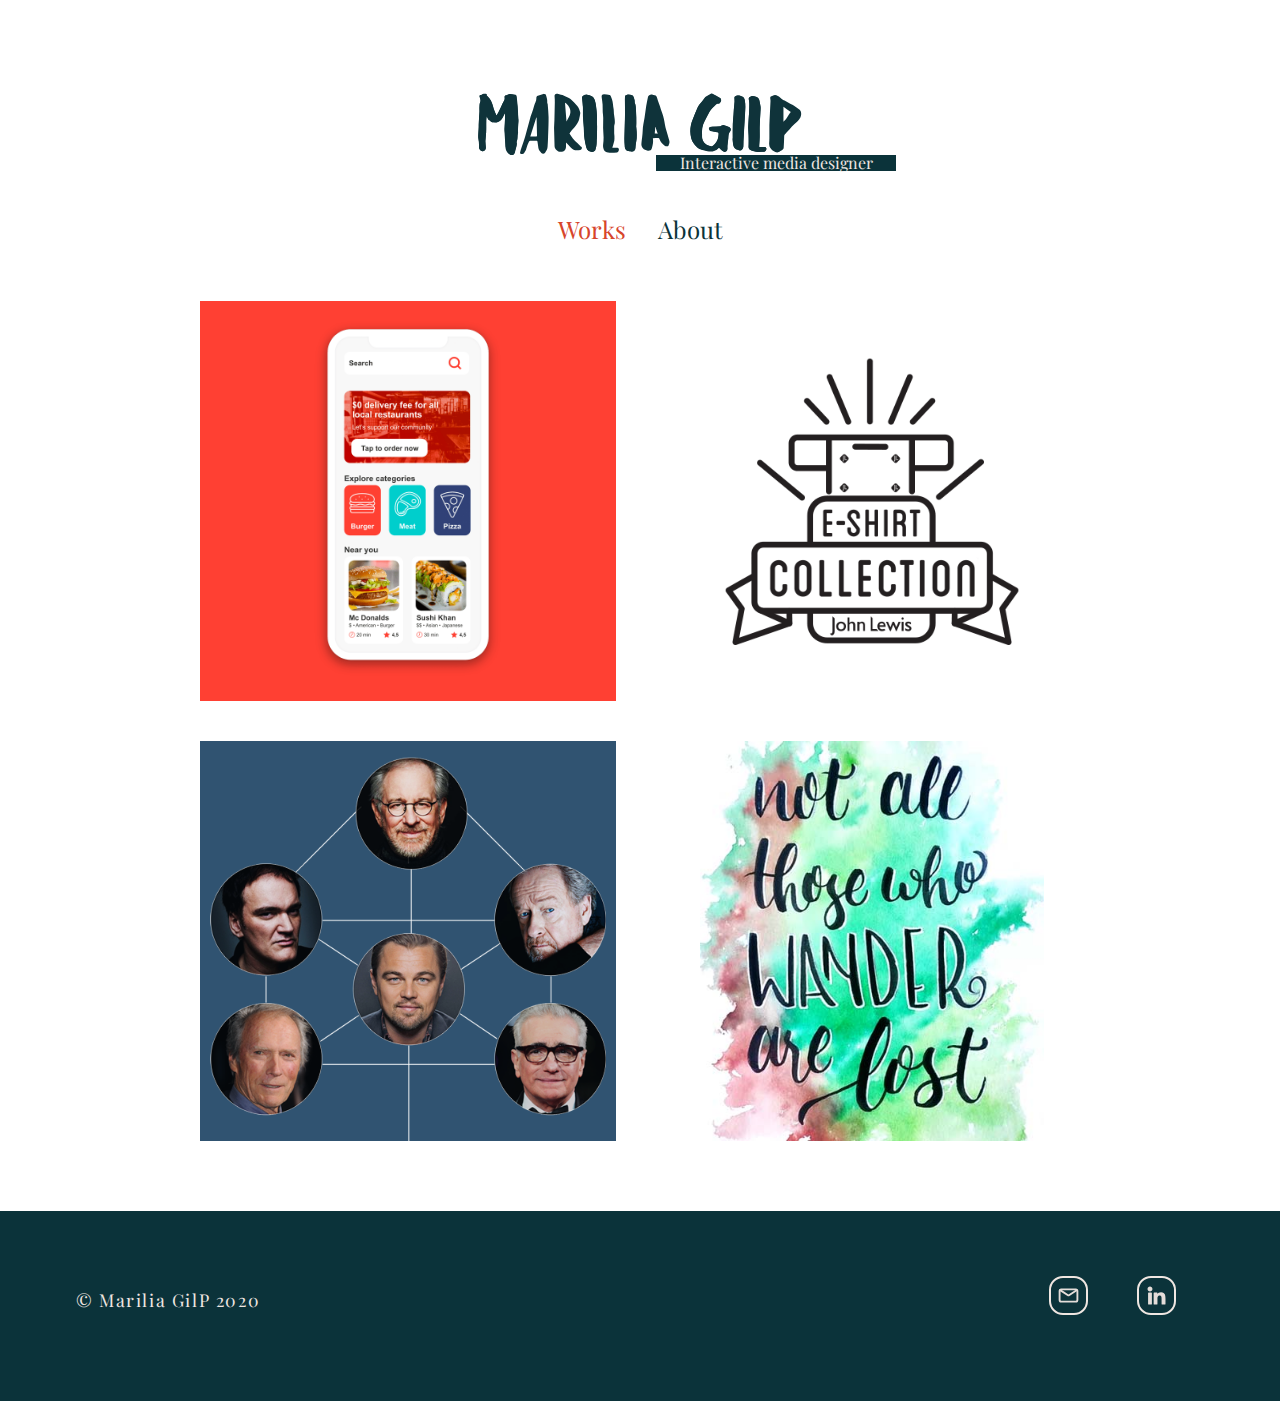
<file: index.html>
<!DOCTYPE html>
<html lang="en">
    <head>

        <meta charset="utf-8">
        <link rel="stylesheet" href="css/reset.css">
        <link rel="stylesheet" href="css/style.css">
        
        <meta name="viewport" content="width=device-width, initial-scale=1.0">

        <title>Marilia GilP - Interactive Media Designer</title>

    </head>

    <body>
        <div class="wrapper">

            <header>
                <div class="top">

                    <a href="index.html"><img class="logo" src="images/Logo_mgp_green.svg" alt="Marilia GilP"></a>
                   
                    <div class="subtitle">Interactive media designer</div>

                </div>

                

                <!-- Start menu area -->

                <div class="topnav" id="myTopnav">
                    <nav>
                        <a href="index.html" class="active">Works</a>
                        <a href="about.html">About</a>
                        <a href="javascript:void(0);" class="icon" onclick="myFunction()">
                            <img src="images/ico_hamburger-menu.svg" class="toggle" alt="Toggle menu"></a>
                    </nav>
                </div> 

            </header>

            <main>

                <!-- Start Content Area -->
                <div class="content">
                    
                    <!-- <div class="images"> -->
                        
                    <div class="images case cb-eats">
                        <a href="works-cbeats.html">
                            <picture>
                                <img src="images/cases/cb-eats/cb-eats-iphone_mockup.png" class="cbe" alt="CB-Eats app study">
                            </picture>

                            <div class="overlay">
                                <div class="text-name">CB Eats app</div>
                            </div>
                        </a>
                    </div>

                    <div class="images case jl">
                        <a href="works-jl-tshirt.html">
                            <picture>
                                <img src="images/cases/jl/eshirtcollection-thumb.png" class="jl-man" alt="John Lewis man">
                            </picture>

                            <div class="overlay">
                                <div class="text-name">John Lewis e-shirt collection</div>
                            </div>
                        </a> 
                    </div>
                        
                    <div class="images case linkedin">
                        <a href="works-linkedin.html">
                            <picture>
                                <img src="images/cases/linkedin/linkedin_ing.png" class="lkdin" alt="Linkedin Case">
                            </picture>

                            <div class="overlay">
                                <div class="text-name">Linkedin<br>Job Seeker</div> 
                            </div>
                        </a>
                    </div>

                    <div class="images case jl">
                        <a href="works-calligraphy.html">
                            <picture>
                                <img src="images/cases/calligraphy/calligraphy_h500.jpg" class="jl-man" alt="Calligraphy works">
                            </picture>

                            <div class="overlay">
                                <div class="text-name">Calligraphy</div>
                            </div>
                        </a>
                    </div>

                </div>
                <!-- End Content Area-->
            </main>

            <footer>

                <!-- Start decoration footer area -->
                
                <div class="footer-area">

                    <div class="social-icons">
                        <a href="mailto:mariliagilp@gmail.com" target=”_blank”><img src="images/ico_email.svg" alt="Email" class="social-svg"></a>
                        <a href="https://www.linkedin.com/in/mariliagilp/" target=”_blank”><img src="images/ico_linkedin.svg" alt="Linkedin" class="social-svg"></a>
                        <!-- <a href="https://www.instagram.com/mariliagilp/" target=”_blank”><img src="images/ico_instagram.svg" alt="Instagram" class="social-svg"></a> -->
                    </div>

                    <div class="copyright">&copy; </div>

                </div>

                
                <!-- End decoration footer area-->
            </footer>

        </div>
        <script>
            function myFunction() {
              var x = document.getElementById("myTopnav");
              if (x.className === "topnav") {
                x.className += " responsive";
              } else {
                x.className = "topnav";
              }
            }
        </script>
    </body>
</html>
</file>
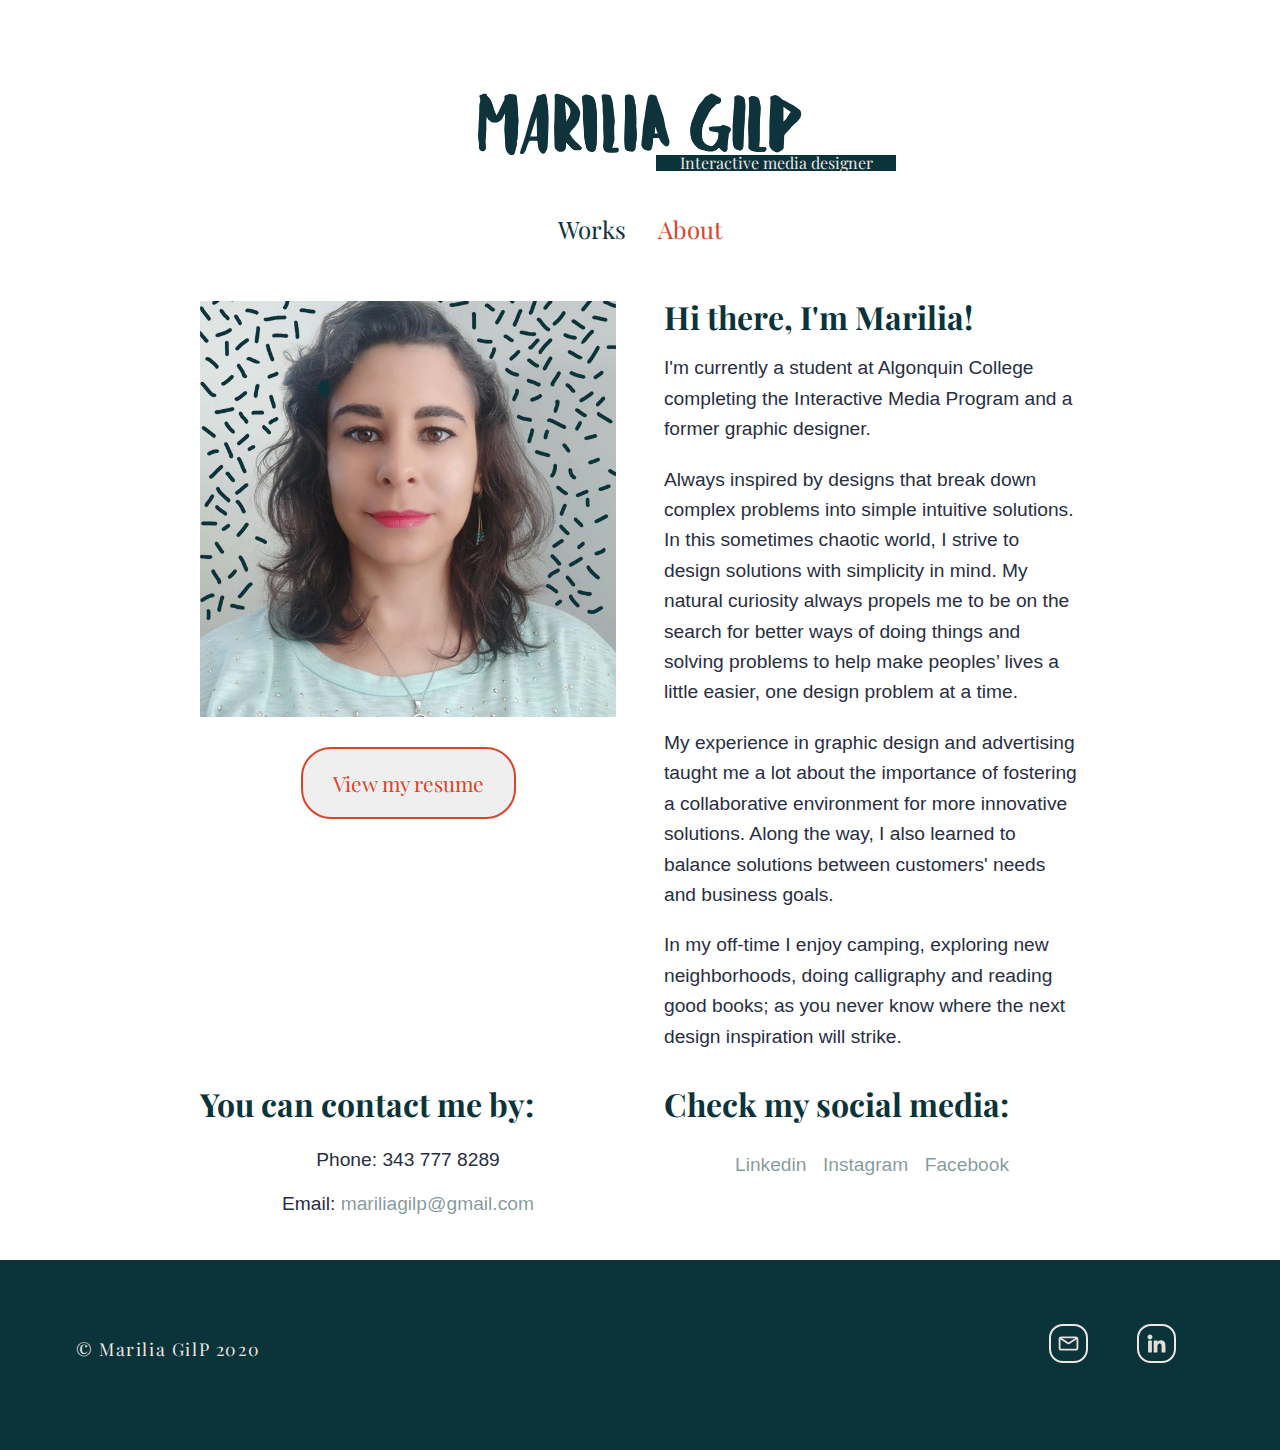
<file: about.html>
<!DOCTYPE html>
<html lang="en">
    <head>

        <meta charset="utf-8">
        <link rel="stylesheet" href="css/reset.css">
        <link rel="stylesheet" href="css/style.css">
        
        <meta name="viewport" content="width=device-width, initial-scale=1.0">

        <title>Marilia GilP - Interactive Media Designer</title>

    </head>

    <body>
        <div class="wrapper">

            <header>
                <div class="top">
                    <a href="index.html"><img class="logo" src="images/Logo_mgp_green.svg" alt="Marilia GilP"></a>  
                    <div class="subtitle">Interactive media designer</div>
                </div>

                <!-- Start menu area -->
                <div class="topnav" id="myTopnav">
                    <nav>
                        <a href="index.html">Works</a>
                        <a href="about.html" class="active">About</a>
                        <a href="javascript:void(0);" class="icon" onclick="myFunction()">
                            <img src="images/ico_hamburger-menu.svg" class="toggle" alt="Toggle menu"></a>
                    </nav>
                </div>

            </header>

            <main>

                <div class="content">
                    
                    <div class="images">
                        <img src="images/photo/photo_me.jpg" class="images" alt="I'm Marilia">
                        <button onclick="window.location.href = 'resume_mariliagilp.pdf';">View my resume</button>
                    </div>

                    <div>
                        <h2>Hi there, I'm Marilia!</h2>
                        <p>I'm currently a student at Algonquin College completing the Interactive Media Program and a former graphic designer.</p>
                        
                        <p>Always inspired by designs that break down complex problems into simple intuitive solutions. In this sometimes chaotic world, I strive to design solutions with simplicity in mind. My natural curiosity always propels me to be on the search for better ways of doing things and solving problems to help make peoples’ lives a little easier, one design problem at a time.</p>
                                
                        <p>My experience in graphic design and advertising taught me a lot about the importance of fostering a collaborative environment for more innovative solutions. Along the way, I also learned to balance solutions between customers' needs and business goals.</p> 
                                
                        <p>In my off-time I enjoy camping, exploring new neighborhoods, doing calligraphy and reading good books; as you never know where the next design inspiration will strike.
                        </p>
                        <br>
                    </div>

                    <div>
                        <h3>You can contact me by:</h3>
                        <ul>
                            <li>Phone: 343 777 8289</a></li>
                            <li>Email: <a href="mailto:mariliagilp@google.com?Subject=Portfolio%2contact" target="_blank">mariliagilp@gmail.com</a></li>
                        </ul>
                    </div>
                    <div>
                        <h3>Check my social media:</h3>
                        <ul>
                            <li><a href="https://www.linkedin.com/in/mariliagilp/" target="_blank">Linkedin</a></li>
                            <!-- <li><a href="https://www.behance.net/MariliaGilP" target="_blank">Behance</a></li> -->
                            <li><a href="http://www.instagram.com/mariliagilp" target="_blank">Instagram</a></li>
                            <li><a href="http://www.facebook.com/mariliagilp" target="_blank">Facebook</a></li>
                        </ul>
                    </div>
                    
                </div>
            </main>

            <footer>

                <!-- Start decoration footer area -->
                <div class="footer-area">
                    
                    <div class="social-icons">
                        <a href="mailto:mariliagilp@gmail.com" target=”_blank”><img src="images/ico_email.svg" alt="Email" class="social-svg"></a>
                        <a href="https://www.linkedin.com/in/mariliagilp/" target=”_blank”><img src="images/ico_linkedin.svg" alt="Linkedin" class="social-svg"></a>
                        <!-- <a href="https://www.instagram.com/mariliagilp/" target=”_blank”><img src="images/ico_instagram.svg" alt="Instagram" class="social-svg"></a> -->
                    </div>

                    <div class="copyright">&copy; </div>
                </div> 
                <!-- End decoration footer area-->

            </footer>

        </div>
        <script>
            function myFunction() {
              var x = document.getElementById("myTopnav");
              if (x.className === "topnav") {
                x.className += " responsive";
              } else {
                x.className = "topnav";
              }
            }
        </script>
</body>
</html>
</file>
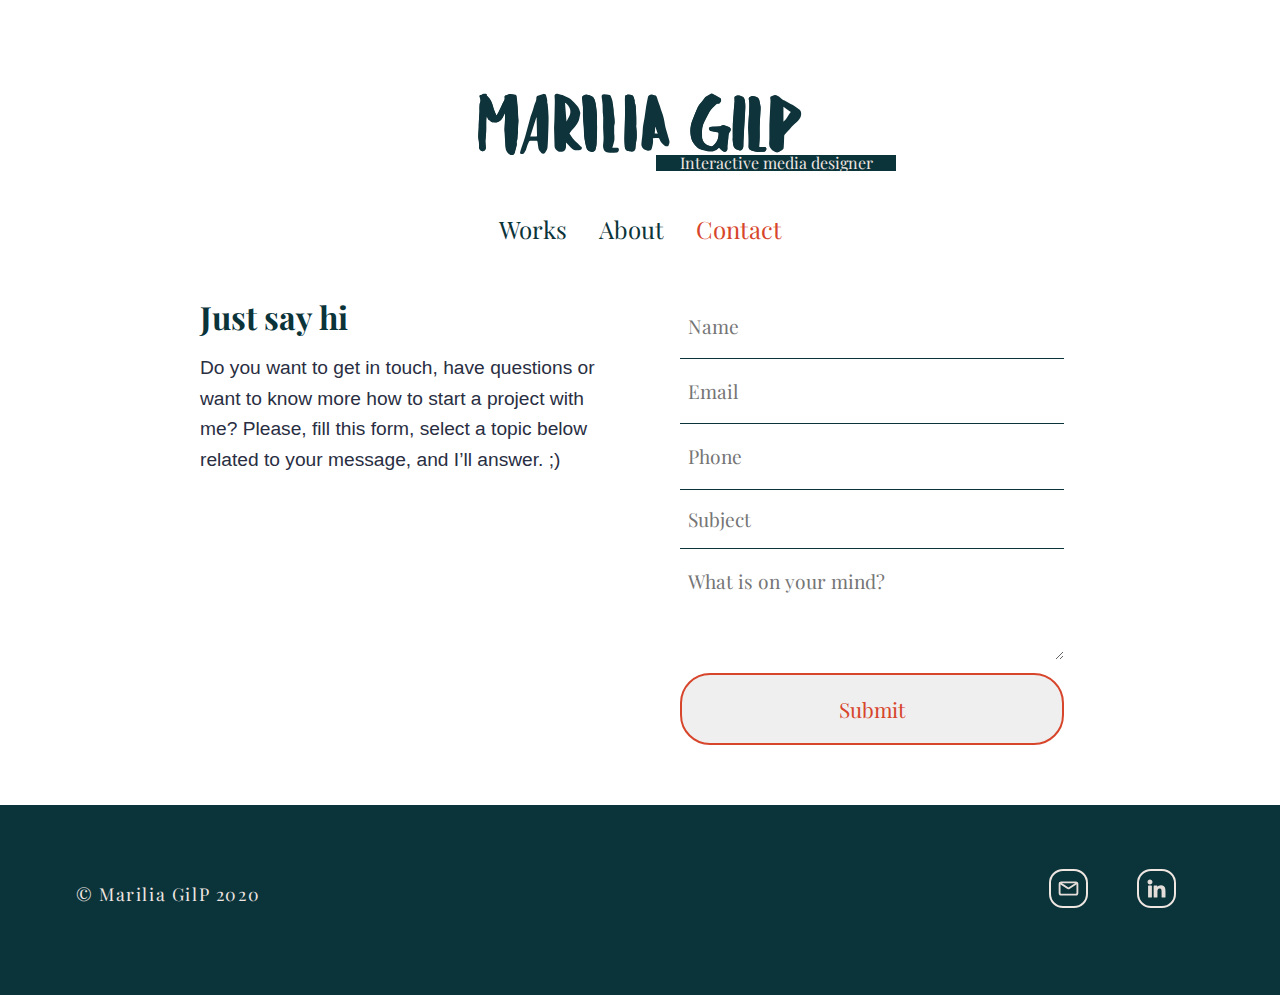
<file: contact.html>
<!DOCTYPE html>
<html lang="en">
    <head>

        <meta charset="utf-8">
        <link rel="stylesheet" href="css/reset.css">
        <link rel="stylesheet" href="css/style.css">
        
        <meta name="viewport" content="width=device-width, initial-scale=1.0">

        <title>Marilia GilP - Interactive Media Designer</title>

    </head>

    <body>
        <div class="wrapper">

            <header>
                <div class="top">
                    <a href="index.html"><img class="logo" src="images/Logo_mgp_green.svg" alt="Marilia GilP"></a>  
                    <div class="subtitle">Interactive media designer</div>
                </div>

                <!-- Start menu area -->
                <div class="topnav" id="myTopnav">
                    <nav>
                        <a href="index.html">Works</a>
                        <a href="about.html">About</a>
                        <a href="contact.html" class="active">Contact</a>
                        <a href="javascript:void(0);" class="icon" onclick="myFunction()">
                            <img src="images/ico_hamburger-menu.svg" class="toggle" alt="Toggle menu"></a>
                    </nav>
                </div>

            </header>

            <main>

                <div class="content">

                    <div>
                        <h2>Just say hi</h2>
                        <p>Do you want to get in touch, have questions or want to know more how to start a project with me? Please, fill this form, select a topic below related to your message, and I’ll answer. ;)</p>
                    </div>

                
                    <div>
                        <form action="mailto:mariliagilp@gmail.com" method="post" enctype="text/plain">
                            
                            <fieldset>
                                <input type="text" name="name" id="name" placeholder="Name">
                            </fieldset>

                            <hr>

                            <fieldset>
                                <input type="text" name="email" id="email" placeholder="Email">
                            </fieldset>

                            <hr>

                            <fieldset>
                                <input type="text" name="phone" id="phone" placeholder="Phone">
                            </fieldset>

                            <hr>

                            <input list="subject" name="subject" placeholder="Subject">
                                <datalist id="subject">
                                    <option value="Calligraphy"></option>
                                    <option value="Graphic Design"></option>
                                    <option value="UX/UI"></option>
                                    <option value="Web Design"></option>
                                    <option value="Hiring oportunity"></option>
                                </datalist>
                            
                            <hr>
                                
                            <fieldset> 
                                <textarea name="message" id="message" placeholder="What is on your mind?"></textarea>
                            </fieldset>
                            
                            <button type="submit" onclick="alert('Thank you for your message.')" value="Submit">Submit</button>
                        </form>
                    </div>

                </div>
                <!-- End Content Area -->
                
            </main>

            <footer>

                <!-- Start decoration footer area -->
                <div class="footer-area">

                    <div class="social-icons">
                        <a href="mailto:mariliagilp@gmail.com" target=”_blank”><img src="images/ico_email.svg" alt="Email" class="social-svg"></a>
                        <a href="https://www.linkedin.com/in/mariliagilp/" target=”_blank”><img src="images/ico_linkedin.svg" alt="Linkedin" class="social-svg"></a>
                        <!-- <a href="https://www.instagram.com/mariliagilp/" target=”_blank”><img src="images/ico_instagram.svg" alt="Instagram" class="social-svg"></a> -->
                    </div>

                    <div class="copyright">&copy; </div>
                </div> 
                <!-- End decoration footer area-->

            </footer>

        </div>
        <script>
            function myFunction() {
              var x = document.getElementById("myTopnav");
              if (x.className === "topnav") {
                x.className += " responsive";
              } else {
                x.className = "topnav";
              }
            }
        </script>
</body>
</html>
</file>
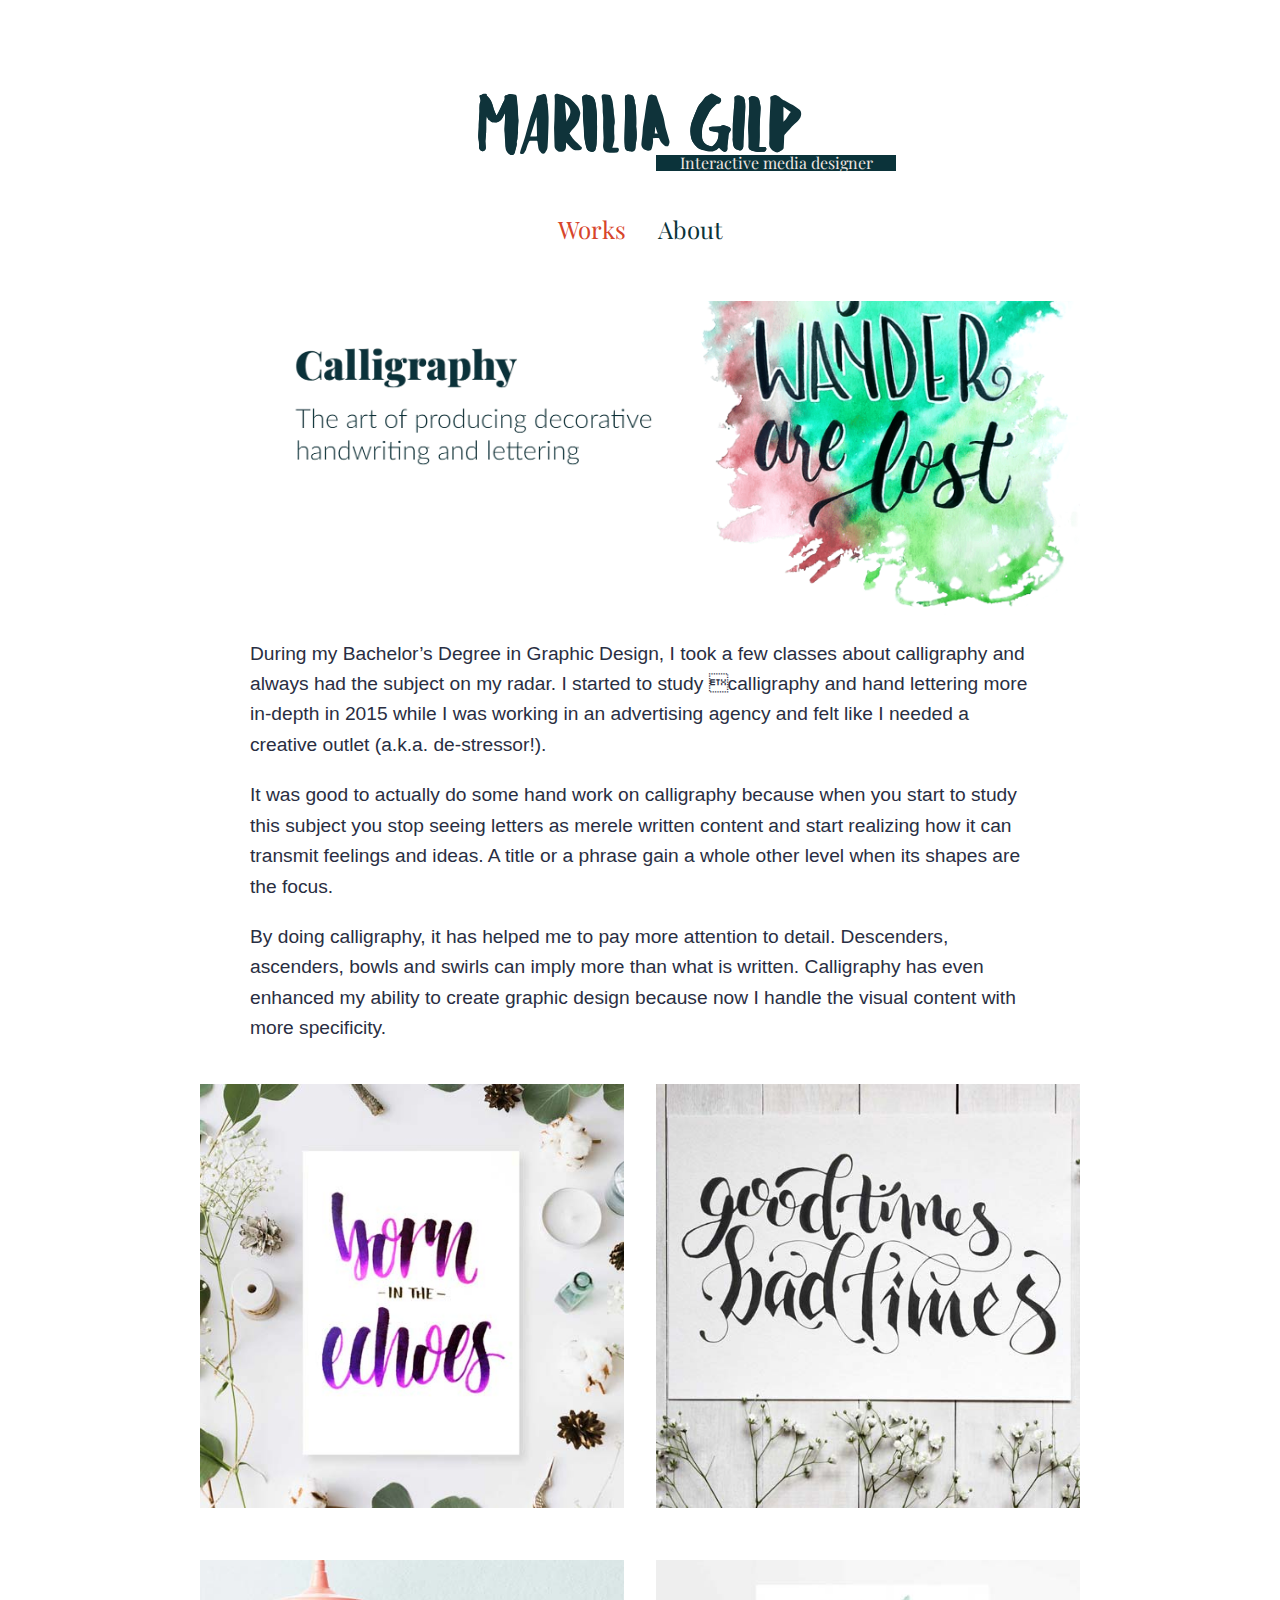
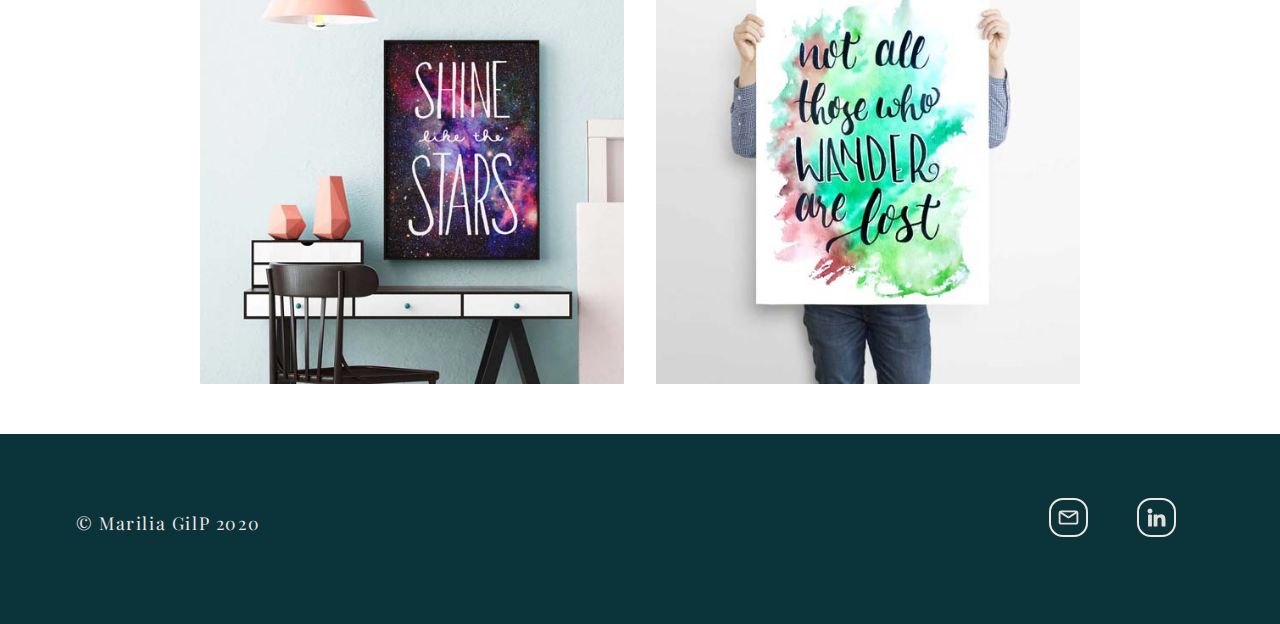
<file: works-calligraphy.html>
<!DOCTYPE html>
<html lang="en">
    <head>

        <meta charset="utf-8">
        <link rel="stylesheet" href="css/reset.css">
        <link rel="stylesheet" href="css/style.css">
        
        <meta name="viewport" content="width=device-width, initial-scale=1.0">

        <title>Marilia GilP - Interactive Media Designer</title>

    </head>

    <body>
        <div class="wrapper">

            <header>
                <div class="top">
                    <a href="index.html"><img class="logo" src="images/Logo_mgp_green.svg" alt="Marilia GilP"></a>  
                    <div class="subtitle">Interactive media designer</div>
                </div>

                <!-- Start menu area -->
                <div class="topnav" id="myTopnav">
                    <nav>
                        <a href="index.html" class="active">Works</a>
                        <a href="about.html">About</a>
                        <a href="javascript:void(0);" class="icon" onclick="myFunction()">
                            <img src="images/ico_hamburger-menu.svg" alt="Toggle menu" class="toggle"></a>
                    </nav>
                </div>

            </header>

            <main>

                <div class="workabout">
                    <img src="images/cases/calligraphy/header-calligraphy.png" alt="Calligraphy" class="images banner">
                </div>

                
                <div class="worktext">
                    <p>During my Bachelor’s Degree in Graphic Design, I took a few classes about calligraphy and always had the subject on my radar. I started to study calligraphy and hand lettering more in-depth in 2015 while I was working in an advertising agency and felt like I needed a creative outlet (a.k.a. de-stressor!).

                    <p>It was good to actually do some hand work on calligraphy because when you start to study this subject you stop seeing letters as merele written content and start realizing how it can transmit feelings and ideas. A title or a phrase gain a whole other level when its shapes are the focus.</p>

                    <p>By doing calligraphy, it has helped me to pay more attention to detail. Descenders, ascenders, bowls and swirls can imply more than what is written. Calligraphy has even enhanced my ability to create graphic design because now I handle the visual content with more specificity.</p>
                </div>

                <div class="workabout">
                    
                    <div class="photo-grid">
                        
                        <a href="#img1"><img src="images/cases/calligraphy/born-echoes-500.jpg" class="images" alt="Born in echoes"></a>

                        <a href="#_" class="lightbox" id="img1"><img src="images/cases/calligraphy/born-echoes-1500.jpg" alt="Born in echoes"></a>
                        

                        <a href="#img2"><img src="images/cases/calligraphy/goodtimes-badtimes_500.jpg" class="images" alt="Good times, bad times"></a>

                        <a href="#_" class="lightbox" id="img2"><img src="images/cases/calligraphy/goodtimes-badtimes_1500.jpg" alt="Good times, bad times"></a>
                        

                        <a href="#img3"><img src="images/cases/calligraphy/shine_stars_500.jpg" class="images" alt="Shine like the Stars"></a>

                        <a href="#_" class="lightbox" id="img3"><img src="images/cases/calligraphy/shine_stars_1500.jpg" alt="Shine like the stars"></a>
                        

                        <a href="#img4"><img src="images/cases/calligraphy/wander_500.jpg" class="images" alt="Wander quote"></a>

                        <a href="#_" class="lightbox" id="img4"><img src="images/cases/calligraphy/wander_1500.jpg" alt="Wander quote"></a>
                    </div>

                    <!-- <div class="worktext">
                        <h2>Check more works:</h2>
                        <ul>
                            <li><a href="index.html">All</a></li>
                            <li><a href="works-cbeats.html">CB Eats app</a></li>
                            <li><a href="works-jl-tshirt.html">John Lewis T-shirt</a></li>
                            <li><a href="works-linkedin.html">Linkedin Job Seeker</a></li>
                            <li><a href="works-calligraphy.html" class="active">Calligraphy</a></li>
                        </ul>
                    </div> -->
            
                </div>
            </main>

            <footer>

                <!-- Start decoration footer area -->
                <div class="footer-area">
                    
                    <div class="social-icons">
                        <a href="mailto:mariliagilp@gmail.com" target=”_blank”><img src="images/ico_email.svg" alt="Email" class="social-svg"></a>
                        <a href="https://www.linkedin.com/in/mariliagilp/" target=”_blank”><img src="images/ico_linkedin.svg" alt="Linkedin" class="social-svg"></a>
                        <!-- <a href="https://www.instagram.com/mariliagilp/" target=”_blank”><img src="images/ico_instagram.svg" alt="Instagram" class="social-svg"></a> -->
                    </div>

                    <div class="copyright">&copy; </div>
                </div> 
                <!-- End decoration footer area-->

            </footer>

        </div>
        <script>
            // Java Script for Menu 
            function myFunction() {
              var x = document.getElementById("myTopnav");
              if (x.className === "topnav") {
                x.className += " responsive";
              } else {
                x.className = "topnav";
              }
            }

        </script>
</body>
</html>
</file>
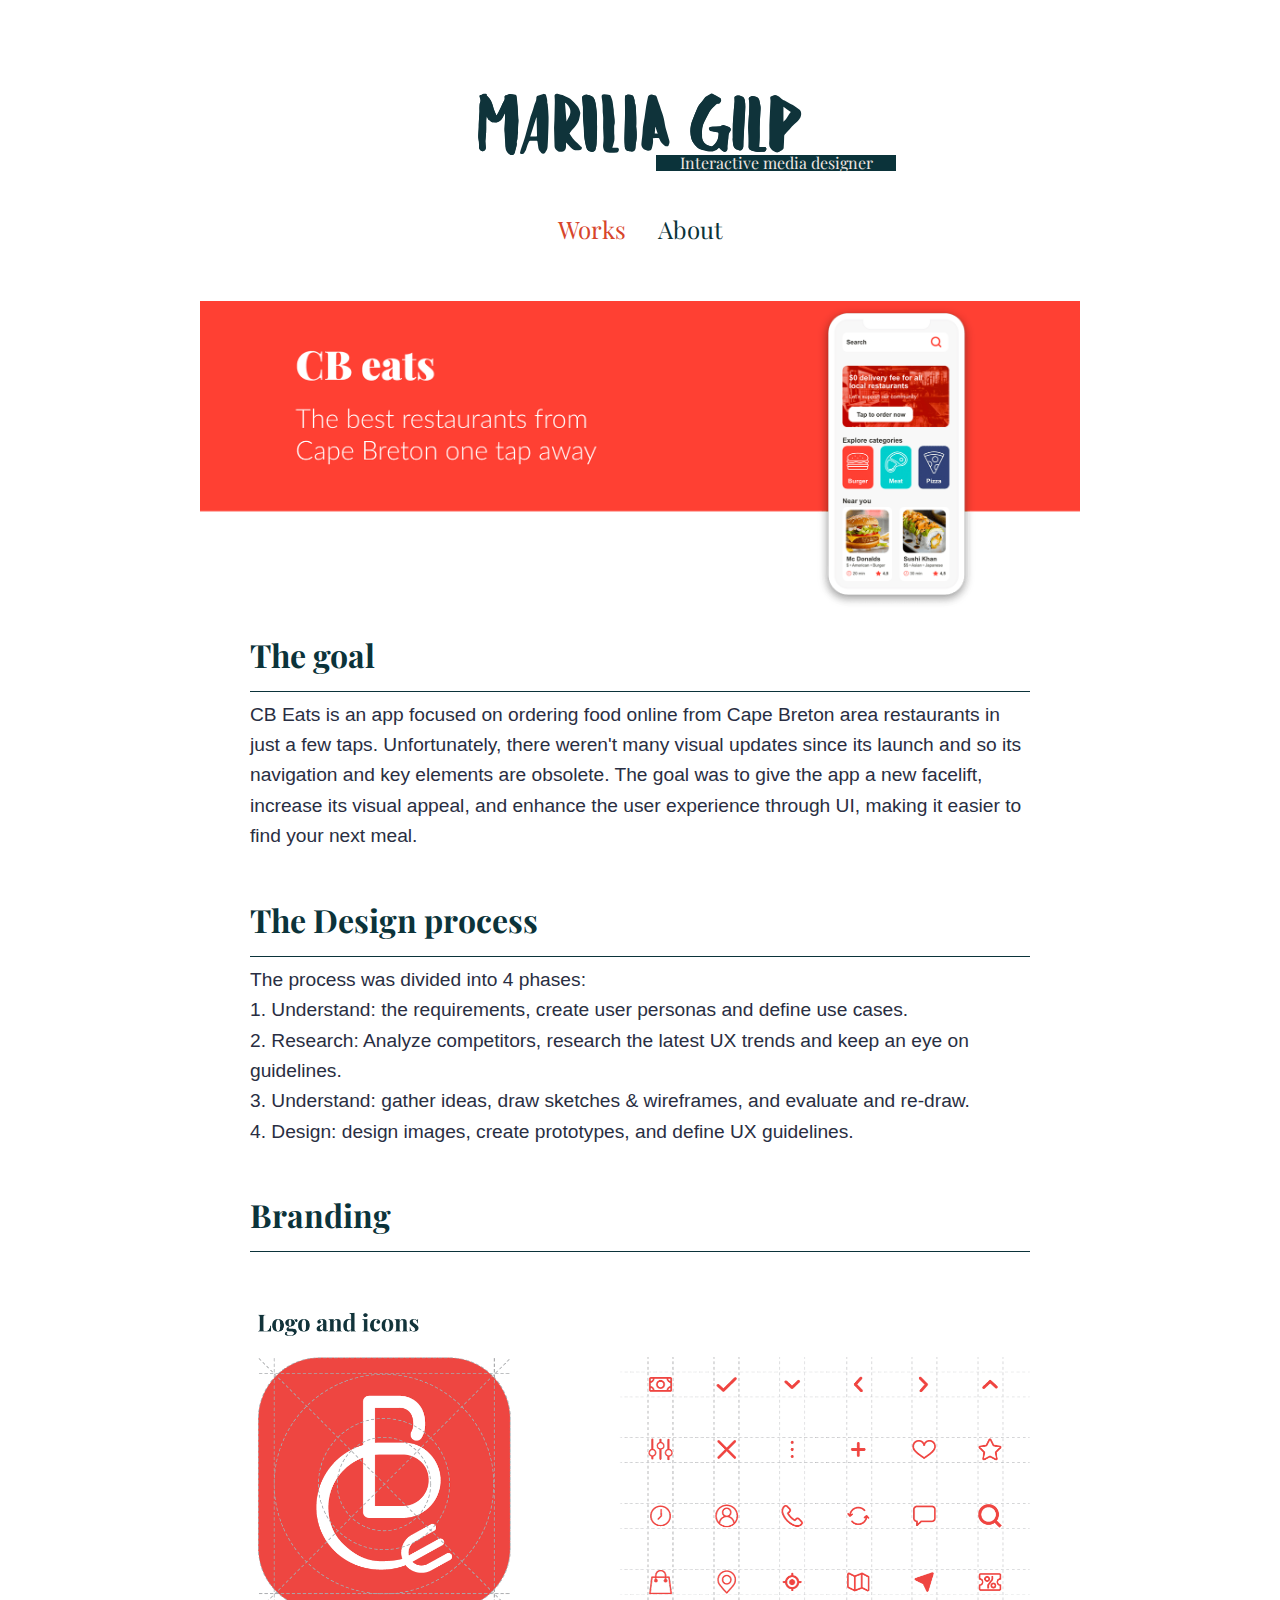
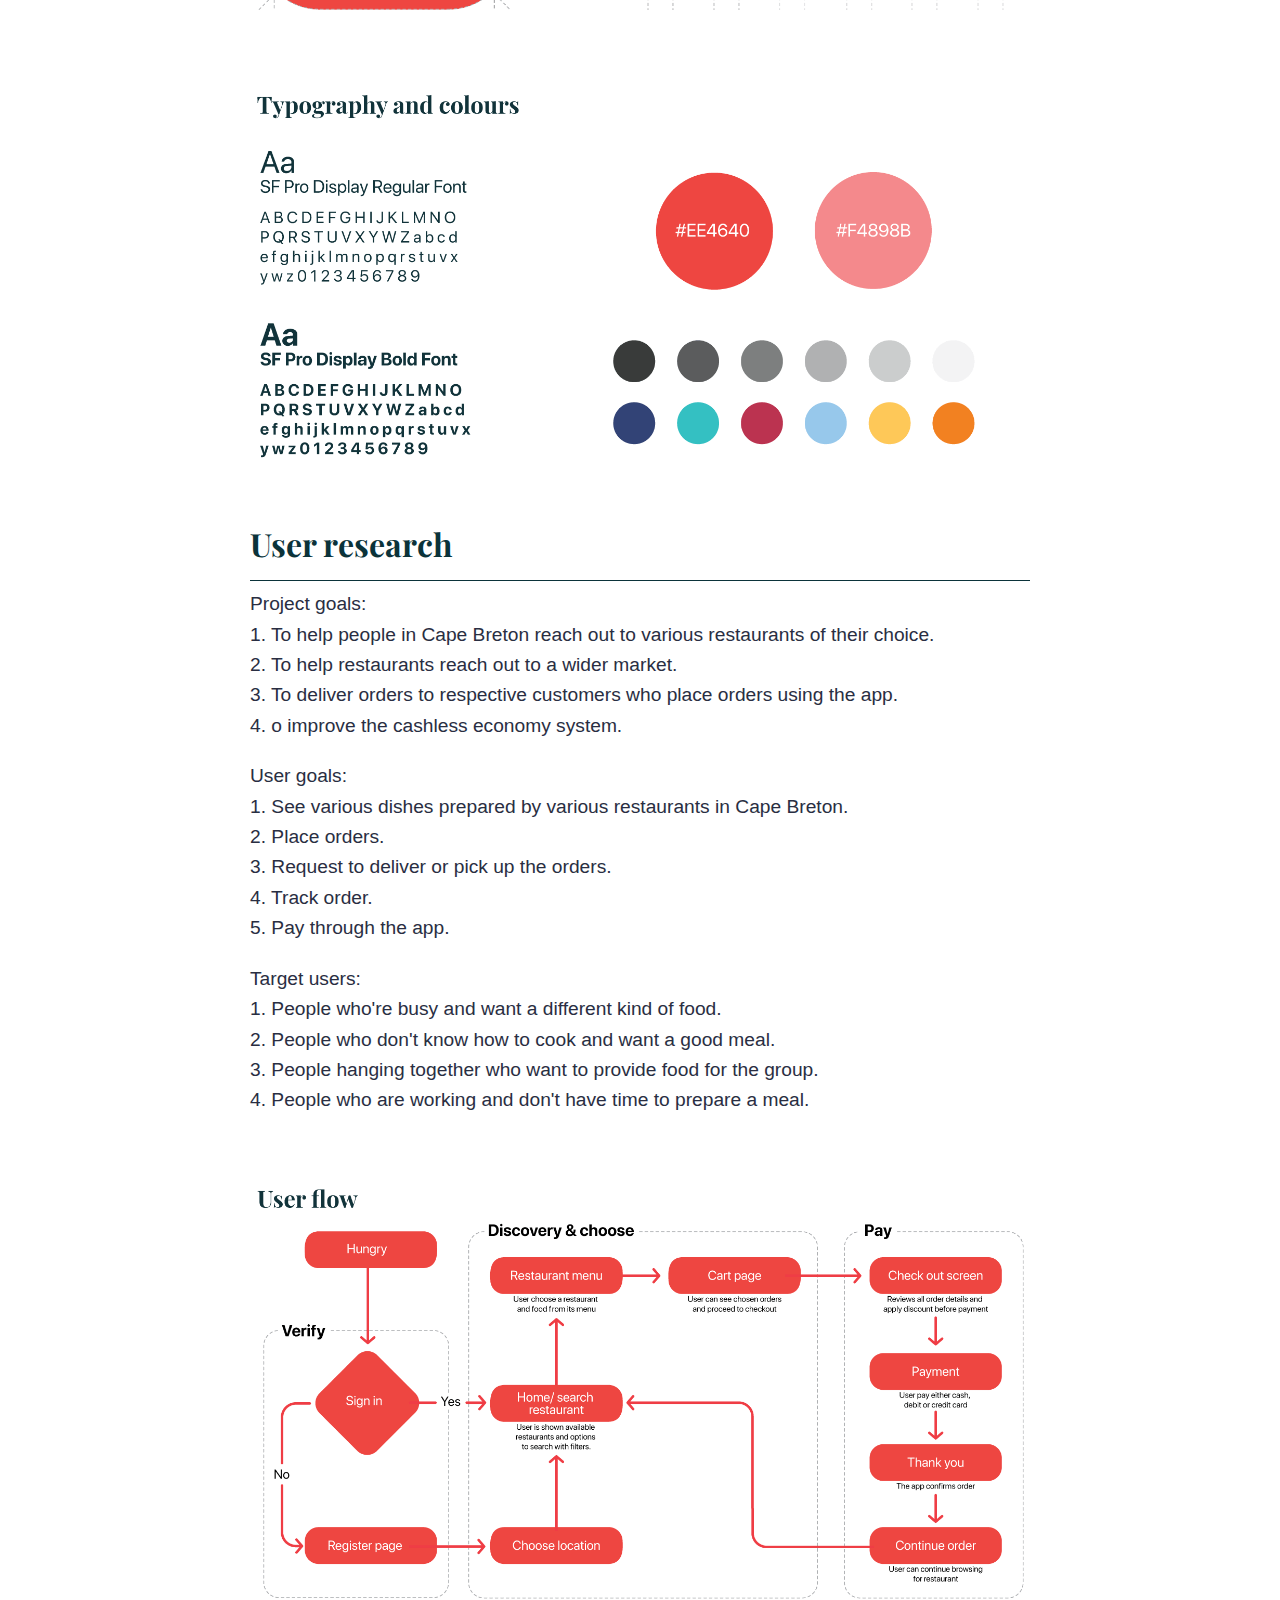
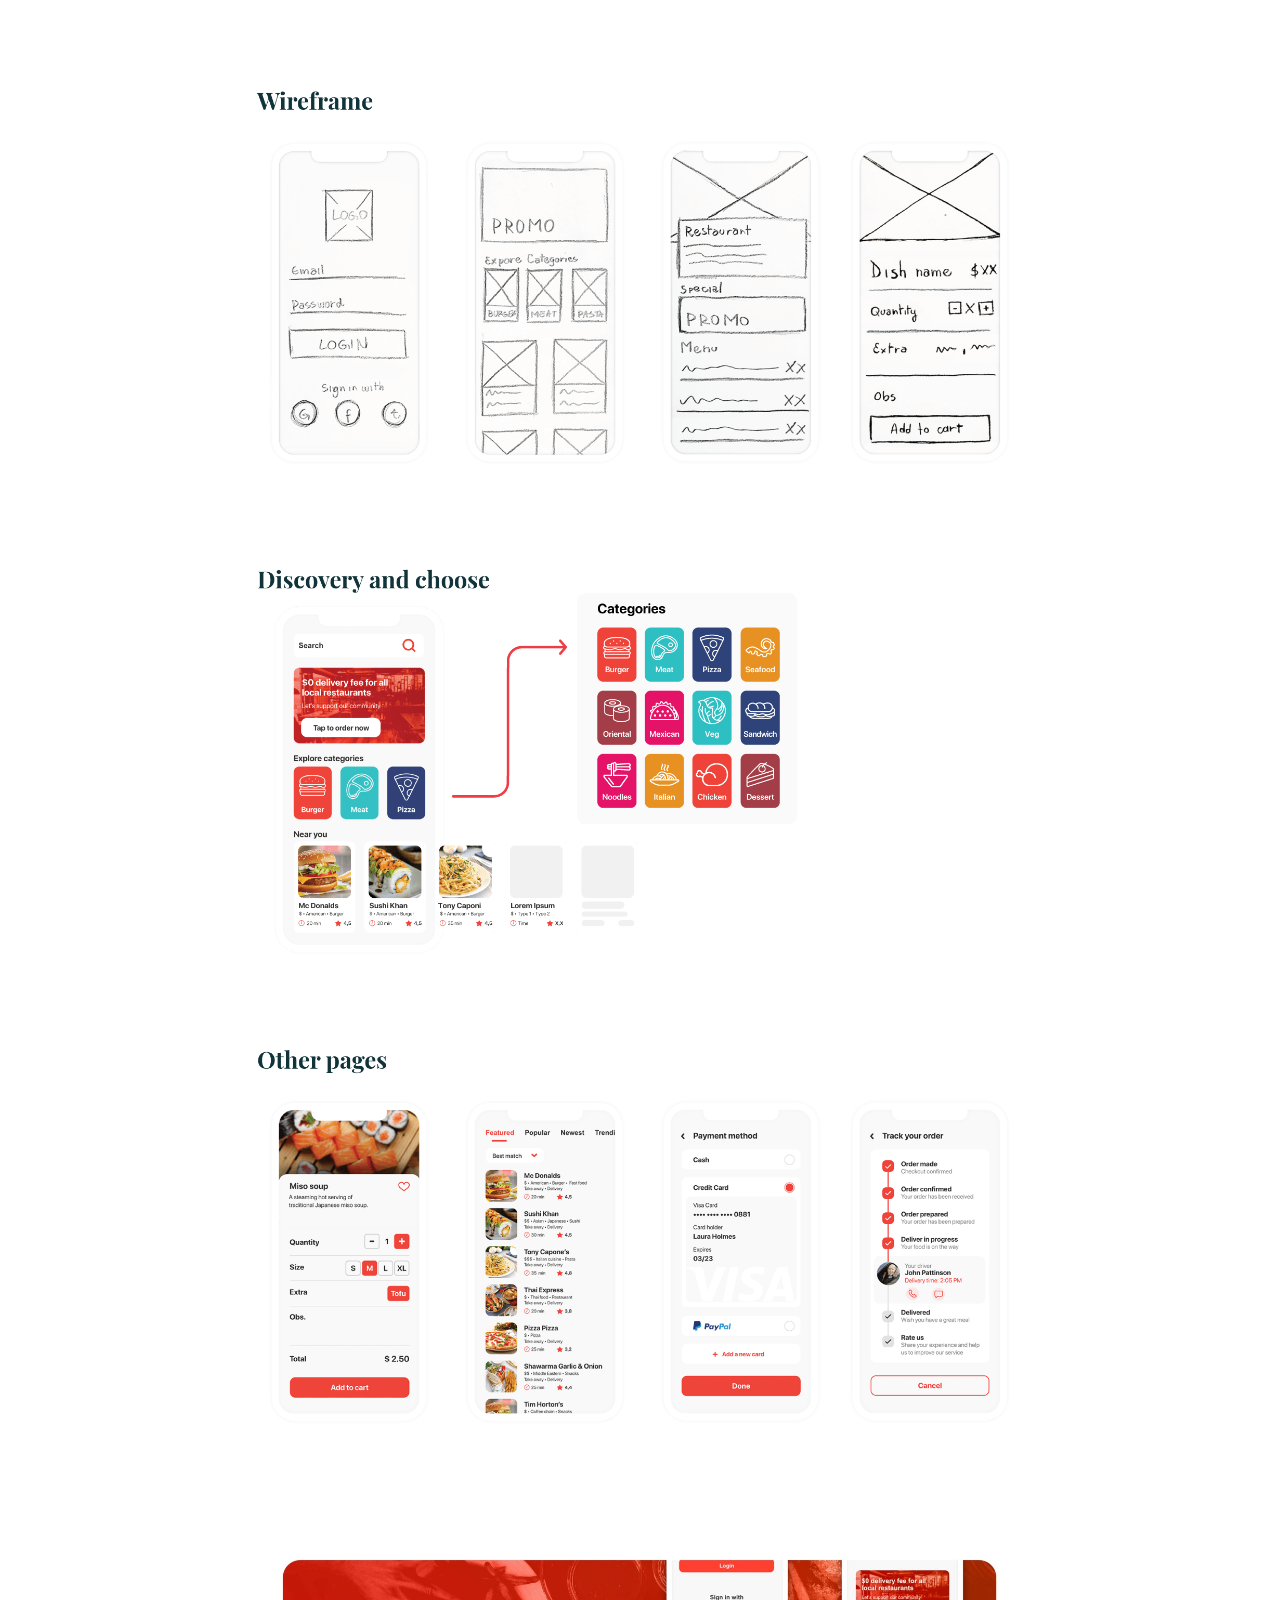
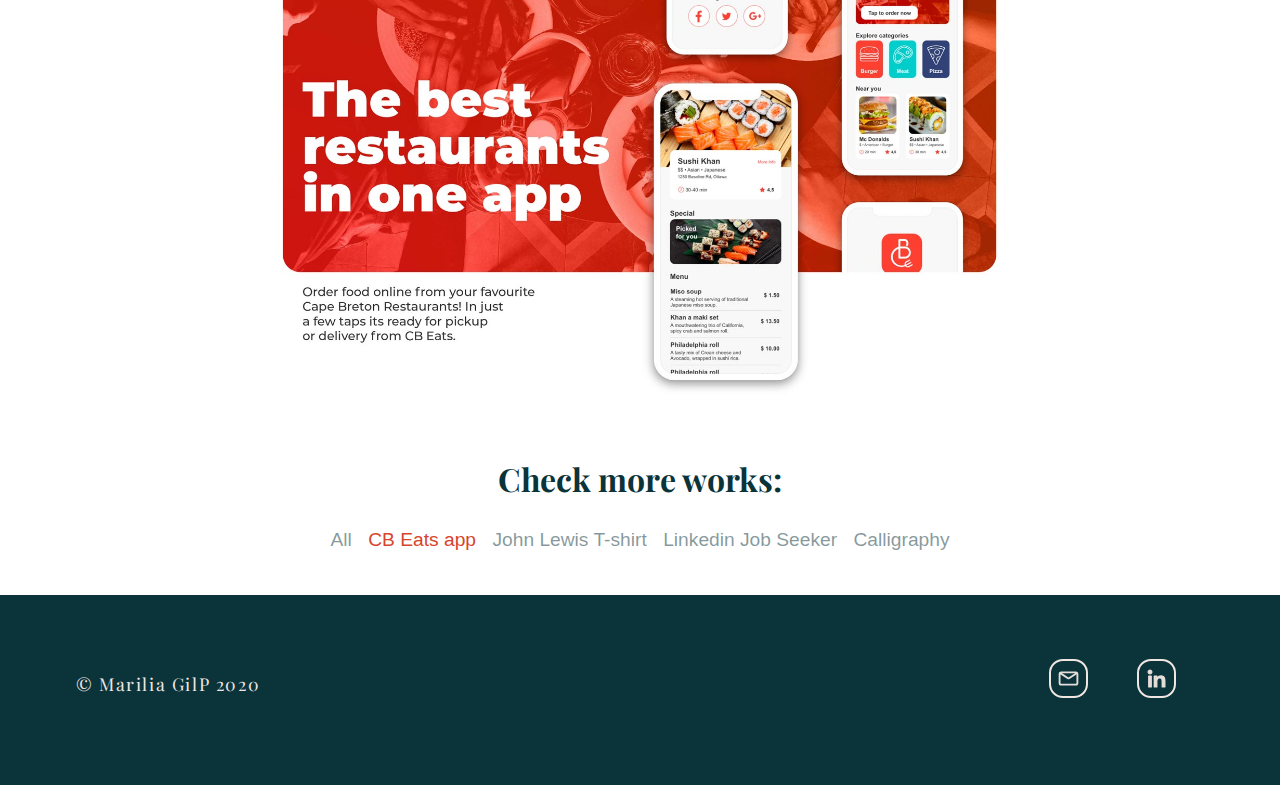
<file: works-cbeats.html>
<!DOCTYPE html>
<html lang="en">
    <head>

        <meta charset="utf-8">
        <link rel="stylesheet" href="css/reset.css">
        <link rel="stylesheet" href="css/style.css">
        
        <meta name="viewport" content="width=device-width, initial-scale=1.0">

        <title>Marilia GilP - Interactive Media Designer</title>

    </head>

    <body>
        <div class="wrapper">

            <header>
                <div class="top">
                    <a href="index.html"><img class="logo" src="images/Logo_mgp_green.svg" alt="Marilia GilP"></a>  
                    <div class="subtitle">Interactive media designer</div>
                </div>

                <!-- Start menu area -->
                <div class="topnav" id="myTopnav">
                    <nav>
                        <a href="index.html" class="active">Works</a>
                        <a href="about.html">About</a>
                        <a href="javascript:void(0);" class="icon" onclick="myFunction()">
                            <img src="images/ico_hamburger-menu.svg" alt="Toggle menu" class="toggle"></a>
                    </nav>
                </div>
            </header>

            <main>

                <div class="workabout">
                    
                    <img src="images/cases/cb-eats/header-cbeats.png" alt="CB eats app" class="images banner">
                
                </div>

                
                <div class="worktext">
                    

                    <h3>The goal</h3>
                    <hr>
                    
                    <p>CB Eats is an app focused on ordering food online from Cape Breton area restaurants in just a few taps. Unfortunately, there weren't many visual updates since its launch and so its navigation and key elements are obsolete. The goal was to give the app a new facelift, increase its visual appeal, and enhance the user experience through UI, making it easier to find your next meal.</p>

                    
                    <br>
                    <br>

                    <h3>The Design process</h3>
                    <hr>

                    <p>The process was divided into 4 phases:
                        <br><b>1. Understand:</b> the requirements, create user personas and define use cases.
                        <br><b>2. Research:</b> Analyze competitors, research the latest UX trends and keep an eye on guidelines.
                        <br><b>3. Understand:</b> gather ideas, draw sketches & wireframes, and evaluate and re-draw.
                        <br><b>4. Design:</b> design images, create prototypes, and define UX guidelines. 
                    </p>
                    <br>
                    <br>

                    <h3>Branding</h3>
                    <hr>
                    <img src="images/cases/cb-eats/cb-eats_logo-visual1.png" alt="Logo and icons studies" class="images section">
                    <img src="images/cases/cb-eats/cb-eats_logo-visual2.png" alt="Logo and icons studies" class="images section">

                    <br>
                    <br>

                    <h3>User research</h3>
                    <hr>

                    <p><b>Project goals:</b>

                        <br><b>1.</b> To help people in Cape Breton reach out to various restaurants of their choice.
                        <br><b>2.</b> To help restaurants reach out to a wider market.
                        <br><b>3.</b> To deliver orders to respective customers who place orders using the app.
                        <br><b>4.</b> o improve the cashless economy system.
                    </p>

                    <p> <b>User goals:</b>
                        <br><b>1.</b> See various dishes prepared by various restaurants in Cape Breton.
                        <br><b>2.</b> Place orders.
                        <br><b>3.</b> Request to deliver or pick up the orders.
                        <br><b>4.</b> Track order.
                        <br><b>5.</b> Pay through the app.
                        
                    </p>

                    <p> <b>Target users:</b>
                        <br><b>1.</b> People who're busy and want a different kind of food.
                        <br><b>2.</b> People who don't know how to cook and want a good meal.
                        <br><b>3.</b> People hanging together who want to provide food for the group.
                        <br><b>4.</b> People who are working and don't have time to prepare a meal.    
                    </p>

                    <img src="images/cases/cb-eats/cb-eats_userflow.png" alt="User flow" class="images section">

                    <img src="images/cases/cb-eats/cb-eats_wireframe.png" alt="wireframe studies" class="images section">

                    <img src="images/cases/cb-eats/cb-eats_visual_categories.png" alt="App categories" class="images section">

                    <img src="images/cases/cb-eats/cb-eats_visual_otherareas.png" alt="Other areas" class="images section">

                    
                    <img src="images/cases/cb-eats/cb-eatsfinal1500.jpg" alt="final promo" class="images section">

                </div>

                <div class="worktext">
                    <h2>Check more works:</h2>
                    <ul>
                        <li><a href="index.html">All</a></li>
                        <li><a href="works-cbeats.html" class="active">CB Eats app</a></li>
                        <li><a href="works-jl-tshirt.html">John Lewis T-shirt</a></li>
                        <li><a href="works-linkedin.html">Linkedin Job Seeker</a></li>
                        <li><a href="works-calligraphy.html">Calligraphy</a></li>
                    </ul>
                </div>
            
                
            </main>

            <footer>

                <!-- Start decoration footer area -->
                <div class="footer-area">
                    
                    <div class="social-icons">
                        <a href="mailto:mariliagilp@gmail.com" target=”_blank”><img src="images/ico_email.svg" alt="Email" class="social-svg"></a>
                        <a href="https://www.linkedin.com/in/mariliagilp/" target=”_blank”><img src="images/ico_linkedin.svg" alt="Linkedin" class="social-svg"></a>
                        <!-- <a href="https://www.instagram.com/mariliagilp/" target=”_blank”><img src="images/ico_instagram.svg" alt="Instagram" class="social-svg"></a> -->
                    </div>                    

                    <div class="copyright">&copy; </div>
                </div> 
                <!-- End decoration footer area-->

            </footer>

        </div>
        <script>
            // Java Script for Menu 
            function myFunction() {
              var x = document.getElementById("myTopnav");
              if (x.className === "topnav") {
                x.className += " responsive";
              } else {
                x.className = "topnav";
              }
            }

        </script>
</body>
</html>
</file>
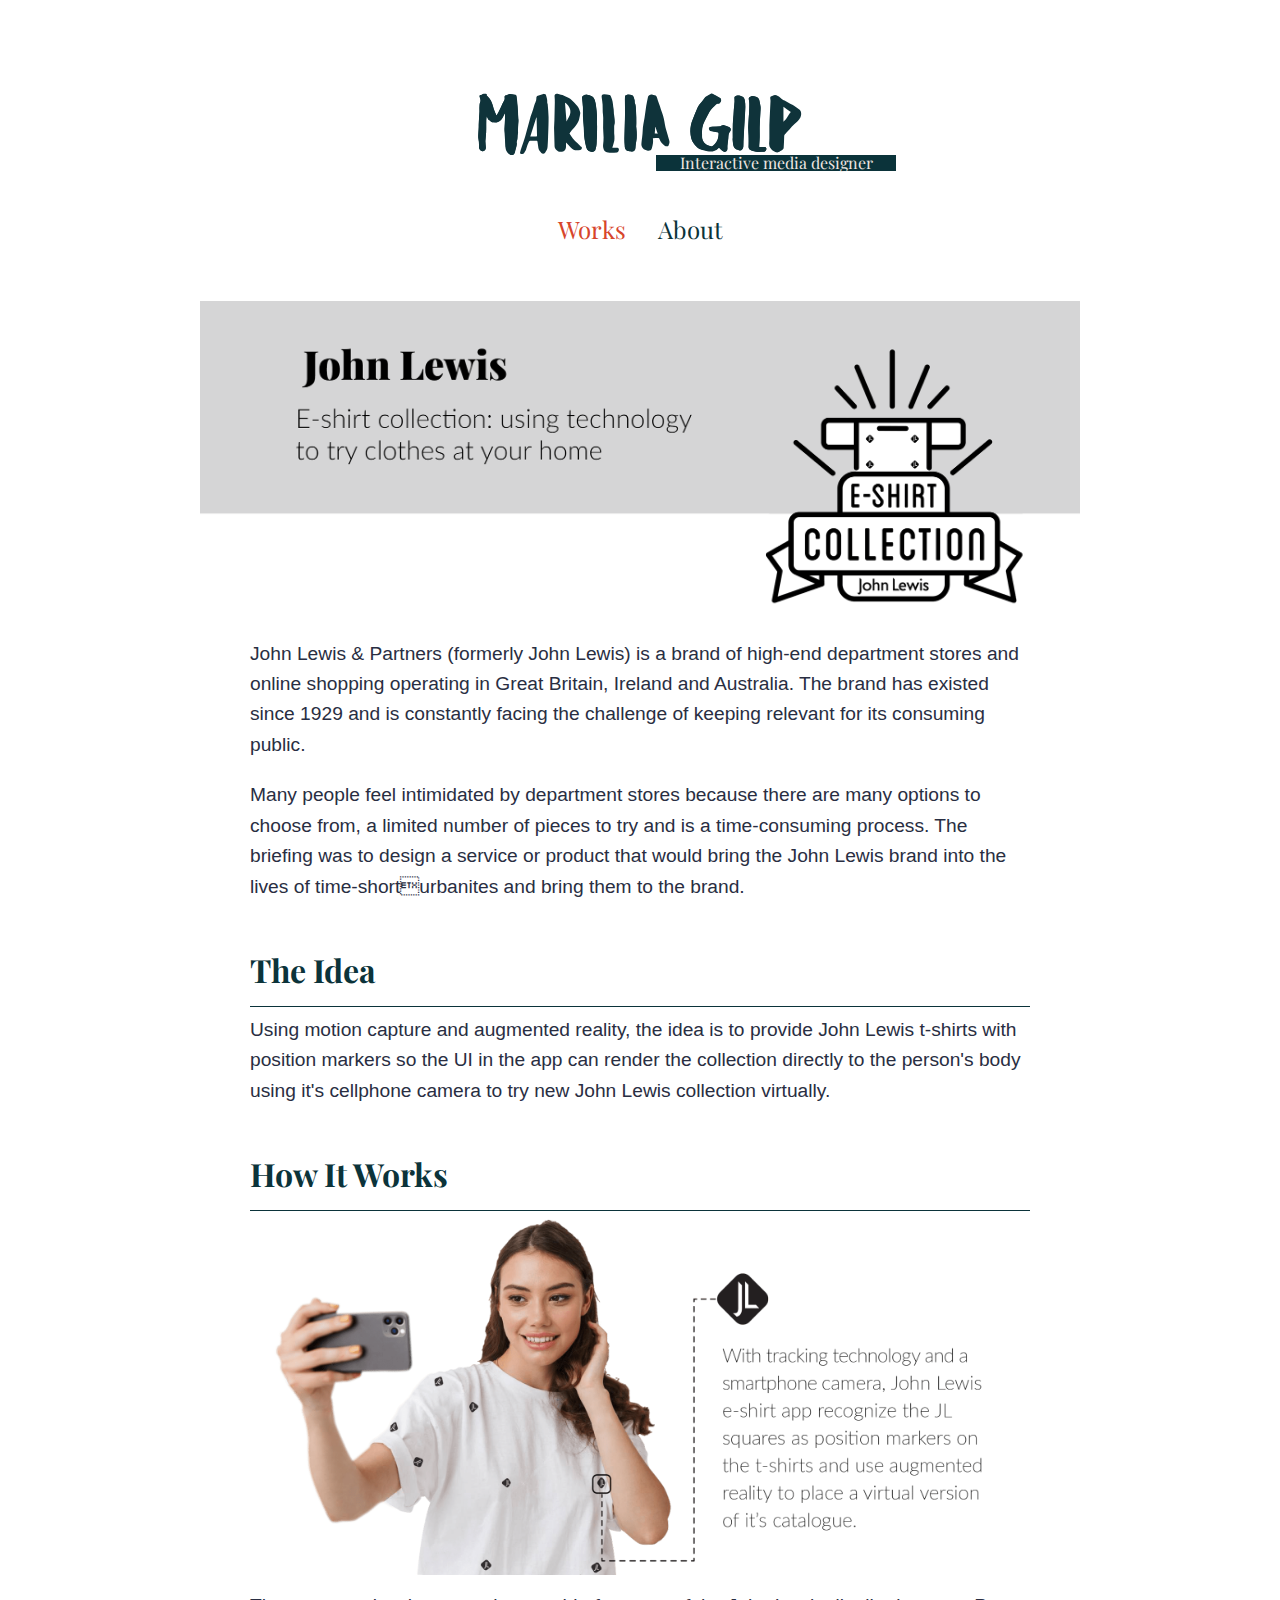
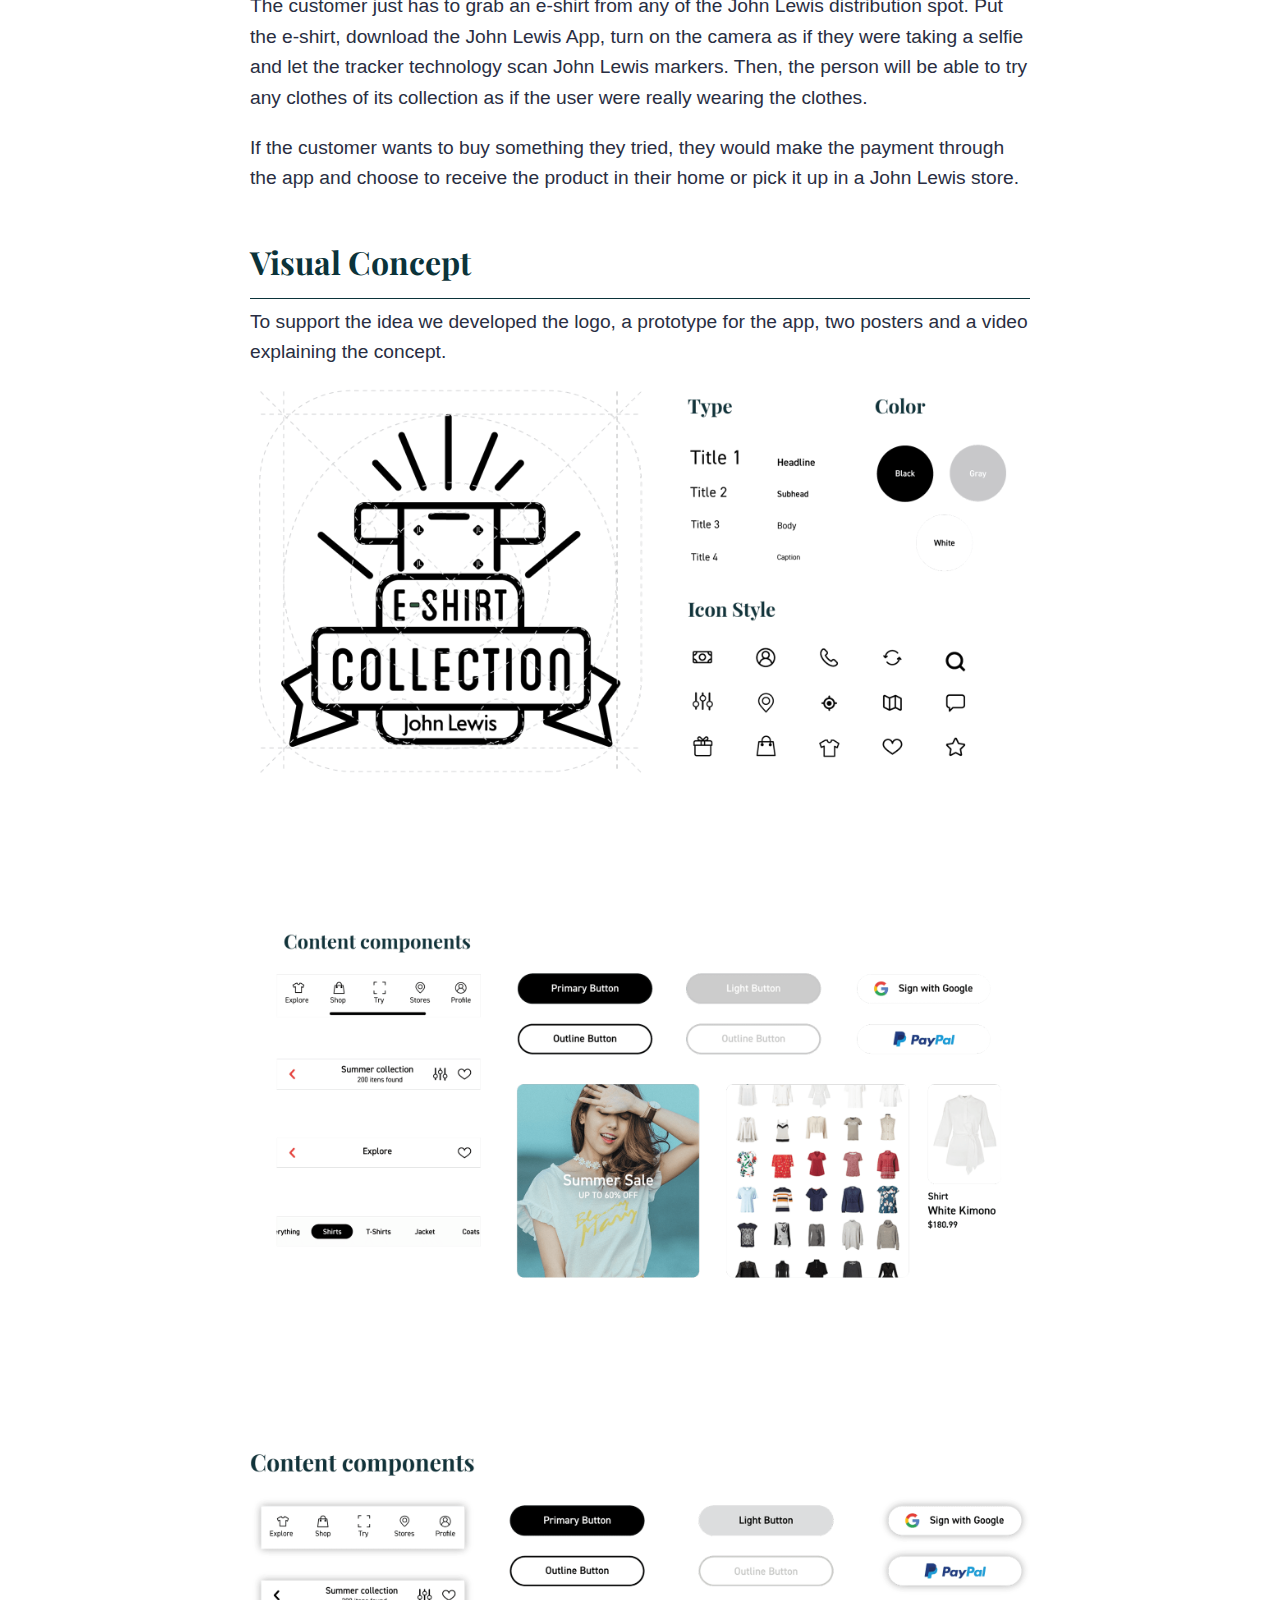
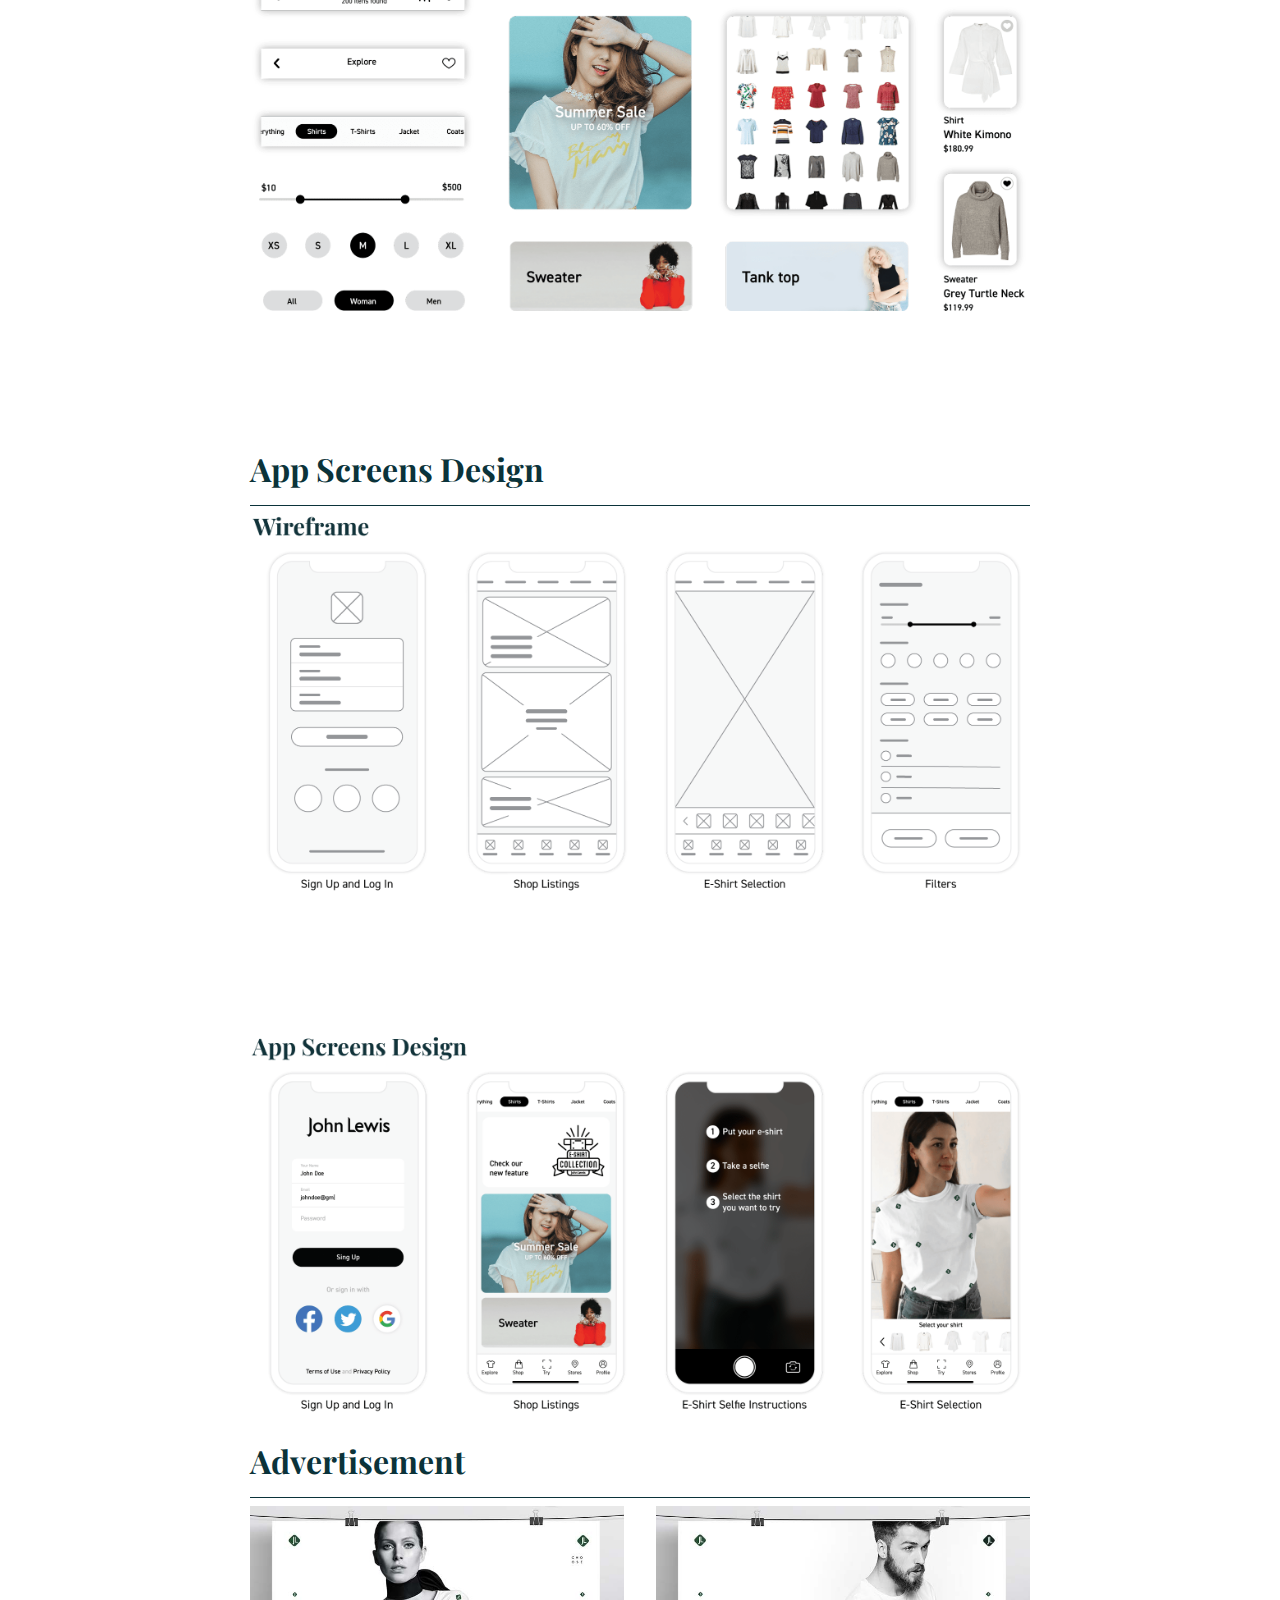
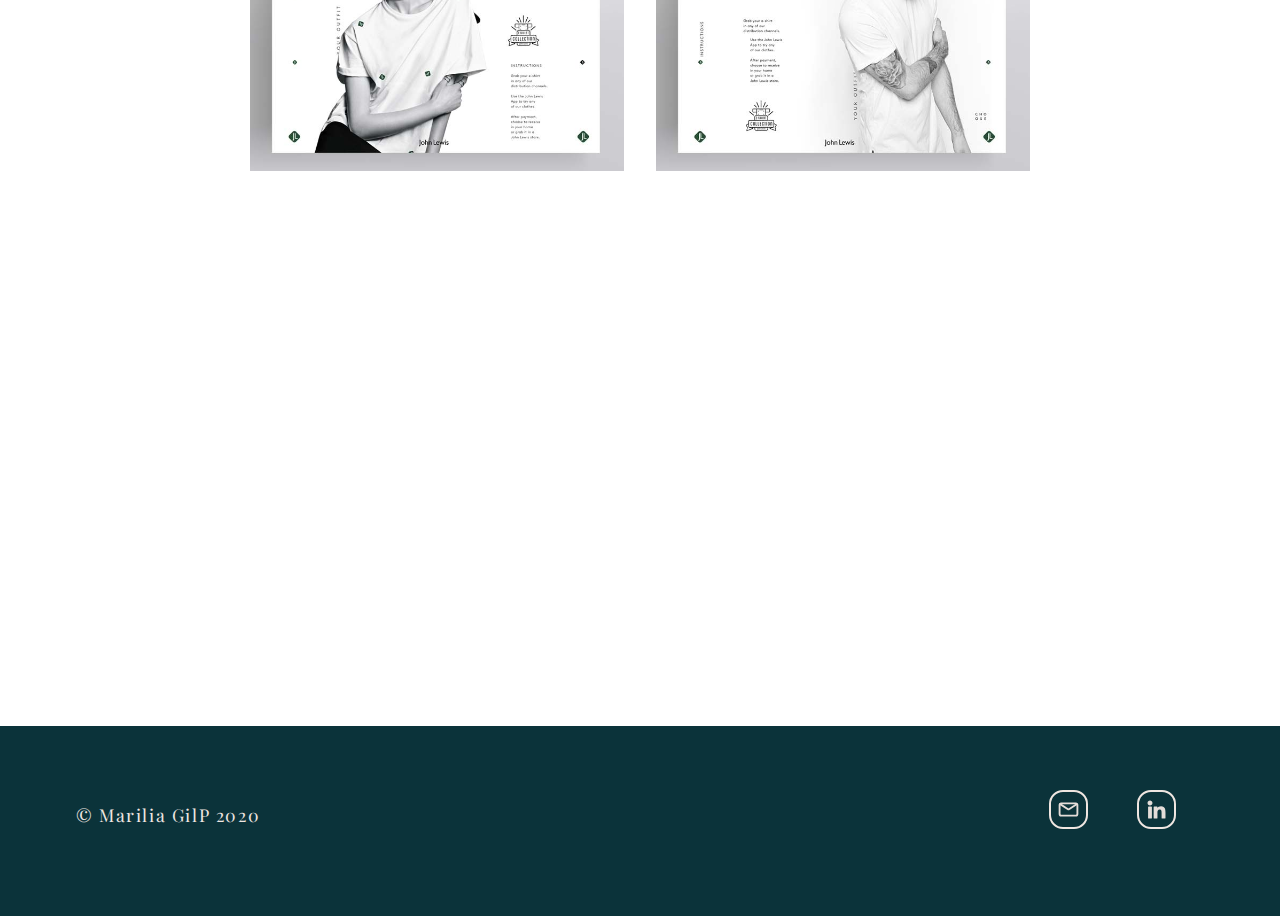
<file: works-jl-tshirt.html>
<!DOCTYPE html>
<html lang="en">
    <head>

        <meta charset="utf-8">
        <link rel="stylesheet" href="css/reset.css">
        <link rel="stylesheet" href="css/style.css">
        
        <meta name="viewport" content="width=device-width, initial-scale=1.0">

        <title>Marilia GilP - Interactive Media Designer</title>

    </head>

    <body>
        <div class="wrapper">

            <header>
                <div class="top">
                    <a href="index.html"><img class="logo" src="images/Logo_mgp_green.svg" alt="Marilia GilP"></a>  
                    <div class="subtitle">Interactive media designer</div>
                </div>

                <!-- Start menu area -->
                <div class="topnav" id="myTopnav">
                    <nav>
                        <a href="index.html" class="active">Works</a>
                        <a href="about.html">About</a>
                        <a href="javascript:void(0);" class="icon" onclick="myFunction()">
                            <img src="images/ico_hamburger-menu.svg" alt="Toggle menu" class="toggle"></a>
                    </nav>
                </div>

            </header>

            <main>

                <div class="workabout">
                    <img src="images/cases/jl/header-jleshirt.png" alt="John Lewis: E-Shirt collection" class="images banner">
                </div>

                
                <div class="worktext">
                    <p> <a href="https://www.johnlewis.com/" target="_blank">John Lewis & Partners</a>  (formerly John Lewis) is a brand of high-end department stores and online shopping operating in Great Britain, Ireland and Australia. The brand has existed since 1929 and is constantly facing the challenge of keeping relevant for its consuming public.</p>

                    <p>Many people feel intimidated by department stores because there are many options to choose from, a limited number of pieces to try and is a time-consuming process. The briefing was to design a service or product that would bring the John Lewis brand into the lives of time-shorturbanites and bring them to the brand.</p>

                    <br>
                    <br>
                    
                    <h3>The Idea</h3>
                    <hr>

                    <p>Using motion capture and augmented reality, the idea is to provide John Lewis t-shirts with position markers so the UI in the app can render the collection directly to the person's body using it's cellphone camera to try new John Lewis collection virtually.</p>
                
                    <br>
                    <br>

                    <h3>How It Works</h3>
                    <hr>
                    <img src="images/cases/jl/design_how-it-works.png" alt="App content" class="images banner">
                    <br>
                    <br>
                    <p> The customer just has to grab an e-shirt from any of the John Lewis distribution spot. Put the e-shirt, download the John Lewis App, turn on the camera as if they were taking a selfie and let the tracker technology scan John Lewis markers. Then, the person will be able to try any clothes of its collection as if the user were really wearing the clothes.</p>

                    <p>If the customer wants to buy something they tried, they would make the payment through the app and choose to receive the product in their home or pick it up in a John Lewis store.</p>

                    <br>
                    <br>

                    <h3>Visual Concept</h3>
                    <hr>

                    <p>To support the idea we developed the <b>logo</b>, a <b>prototype for the app</b>, <b>two posters</b> and a <b>video explaining the concept</b>.</p>

                    <img src="images/cases/jl/design_concept1.png" alt="Logo and icons" class="images banner">
                    <p>&nbsp;<br>&nbsp;<br>&nbsp;<br>&nbsp;</p>

                    <img src="images/cases/jl/design_concept2.png" alt="Typography, titles and colours" class="images banner">
                    <p>&nbsp;<br>&nbsp;<br>&nbsp;<br>&nbsp;</p>

                    <img src="images/cases/jl/design_concept3.png" alt="Content components" class="images banner">
                    <p>&nbsp;<br>&nbsp;<br>&nbsp;<br>&nbsp;</p>

                    <h3>App Screens Design</h3>
                    <hr>
                    <img src="images/cases/jl/design_concept4.png" alt="Wireframe" class="images banner">
                    <p>&nbsp;<br>&nbsp;<br>&nbsp;<br>&nbsp;</p>
                    <img src="images/cases/jl/design_concept5.png" alt="App screens" class="images banner">
                    <br>
                    <br>
                    <br>

                    <h3>Advertisement</h3>
                    <hr>

                    <div class="photo-grid">
                        
                        <a href="#img1"><img src="images/cases/jl/jl-poster1_700.jpg" class="images" alt="John Lewis T-shit Collection Woman version"></a>
                        
                        <a href="#_" class="lightbox" id="img1"><img src="images/cases/jl/jl-poster1_1500.jpg" alt="John Lewis T-shit Collection Woman version"></a>
                        
                        <a href="#img2"><img src="images/cases/jl/jl-poster2_700.jpg" class="images" alt="John Lewis T-shit Collection Man version"></a>

                        <a href="#_" class="lightbox" id="img2"><img src="images/cases/jl/jl-poster2_1500.jpg" alt="John Lewis T-shit Collection Man version"></a>
                        
                    </div>
                </div>

                <div class="worktext">

                    <div class="video-container"><iframe width="853" height="480" src="https://www.youtube.com/embed/O_iVH68LV4I" allow="accelerometer; autoplay; encrypted-media; gyroscope; picture-in-picture" allowfullscreen></iframe></div>
                    <br>

                </div>

                <!-- <div class="worktext">
                    <h2>Check More Works:</h2>
                    <ul>
                        <li><a href="index.html">All</a></li>
                        <li><a href="works-cbeats.html">CB Eats app</a></li>
                        <li><a href="works-jl-tshirt.html" class="active">John Lewis e-shirt</a></li>
                        <li><a href="works-linkedin.html">Linkedin Job Seeker</a></li>
                        <li><a href="works-calligraphy.html">Calligraphy</a></li>
                    </ul>
                </div> -->
            
            </main>

            <footer>

                <!-- Start decoration footer area -->
                <div class="footer-area">
                    
                    <div class="social-icons">
                        <a href="mailto:mariliagilp@gmail.com" target=”_blank”><img src="images/ico_email.svg" alt="Email" class="social-svg"></a>
                        <a href="https://www.linkedin.com/in/mariliagilp/" target=”_blank”><img src="images/ico_linkedin.svg" alt="Linkedin" class="social-svg"></a>
                        <!-- <a href="https://www.instagram.com/mariliagilp/" target=”_blank”><img src="images/ico_instagram.svg" alt="Instagram" class="social-svg"></a> -->
                    </div>

                    <div class="copyright">&copy; </div>
                </div> 
                <!-- End decoration footer area-->

            </footer>

        </div>
        <script>
            // Java Script for Menu 
            function myFunction() {
              var x = document.getElementById("myTopnav");
              if (x.className === "topnav") {
                x.className += " responsive";
              } else {
                x.className = "topnav";
              }
            }

        </script>
</body>
</html>
</file>
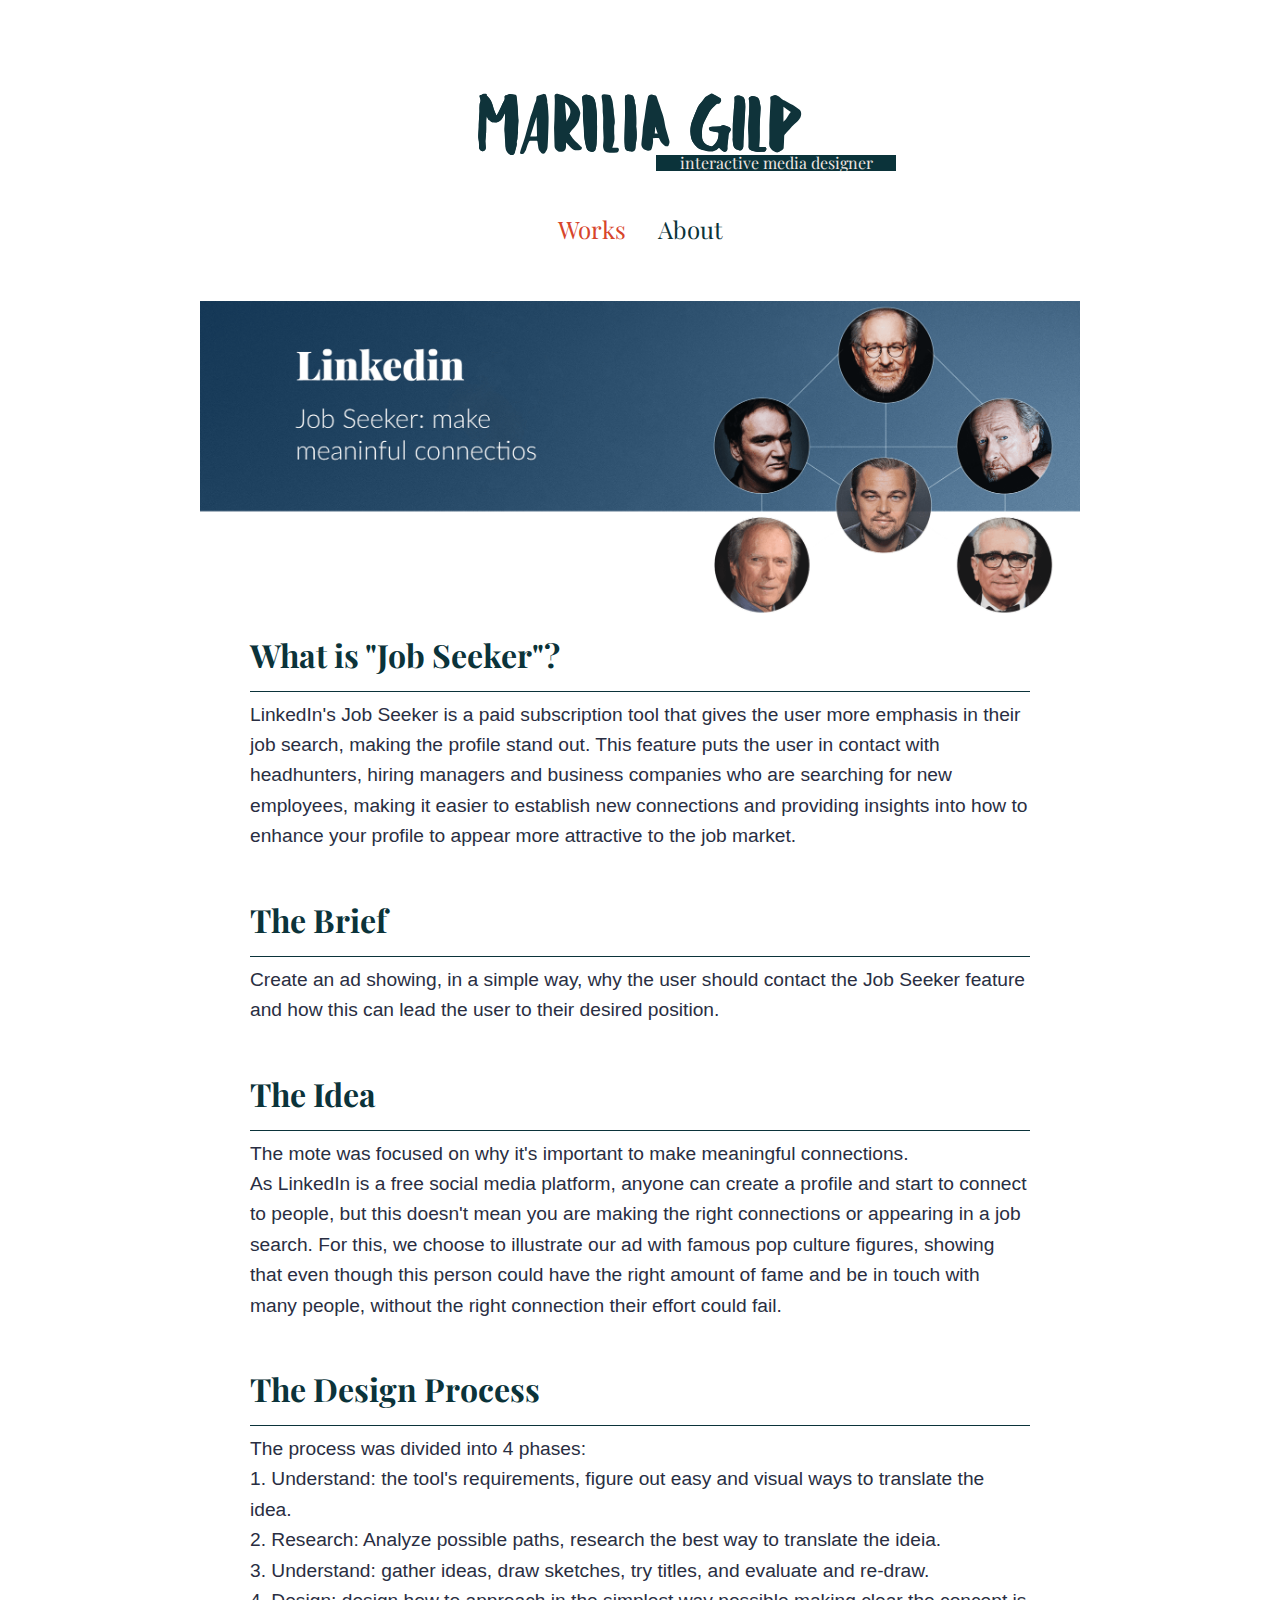
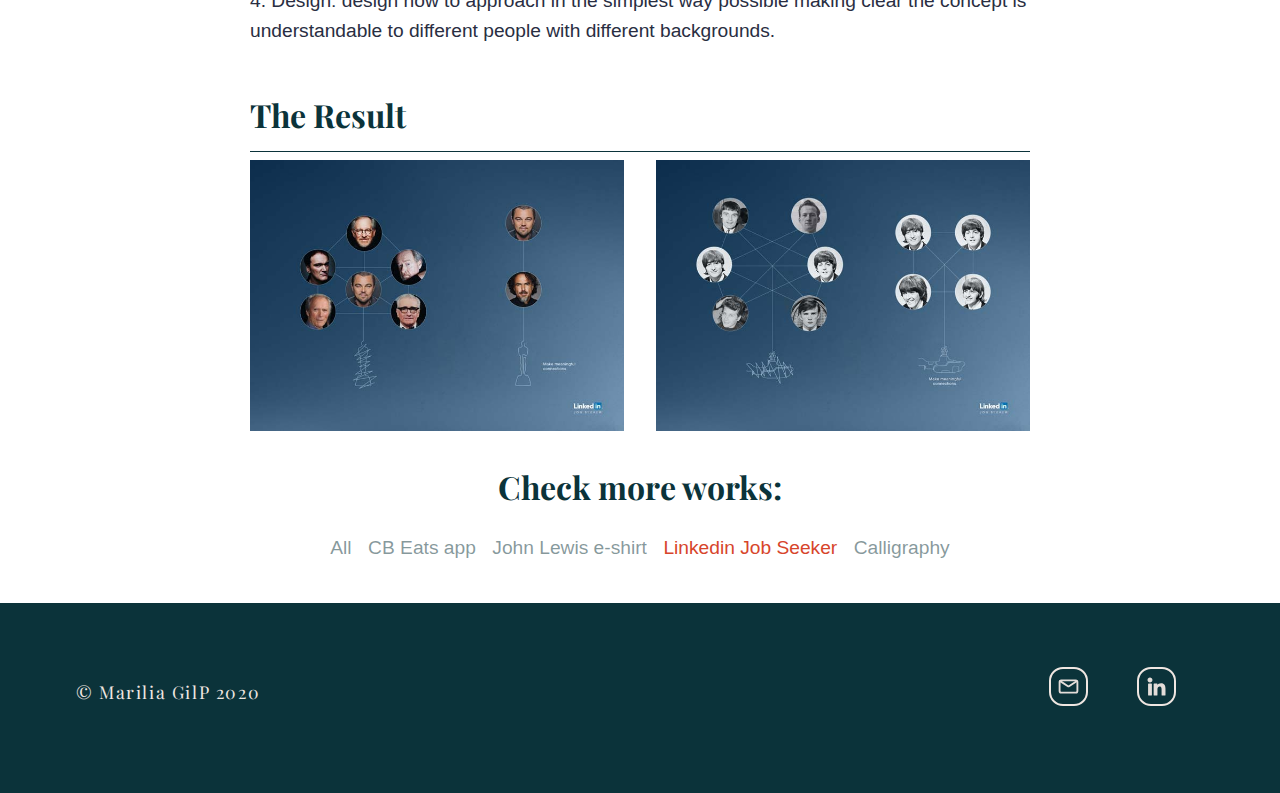
<file: works-linkedin.html>
<!DOCTYPE html>
<html lang="en">
    <head>

        <meta charset="utf-8">
        <link rel="stylesheet" href="css/reset.css">
        <link rel="stylesheet" href="css/style.css">
        
        <meta name="viewport" content="width=device-width, initial-scale=1.0">

        <title>Marilia GilP - Interactive Media Designer</title>

    </head>

    <body>
        <div class="wrapper">

            <header>
                <div class="top">
                    <a href="index.html"><img class="logo" src="images/Logo_mgp_green.svg" alt="Marilia GilP"></a>  
                    <div class="subtitle">interactive media designer</div>
                </div>

                <!-- Start menu area -->
                <div class="topnav" id="myTopnav">
                    <nav>
                        <a href="index.html" class="active">Works</a>
                        <a href="about.html">About</a>
                        <a href="javascript:void(0);" class="icon" onclick="myFunction()">
                            <img src="images/ico_hamburger-menu.svg" alt="Toggle menu" class="toggle"></a>
                    </nav>
                </div>

            </header>

            <main>

                <div class="workabout">
                    <img src="images/cases/linkedin/header-linkedin.png" alt="Linkedin Job Seeker" class="images banner">
                </div>

                
                <!-- <div class="worktext">
                    
                </div> -->

                <div class="worktext">

                    <h3>What is "Job Seeker"?</h3>
                    <hr>
                    
                    <p>LinkedIn's Job Seeker is a paid subscription tool that gives the user more emphasis in their job search, making the profile stand out. This feature puts the user in contact with headhunters, hiring managers and business companies who are searching for new employees, making it easier to establish new connections and providing insights into how to enhance your profile to appear more attractive to the job market.</p>

                    <br>
                    <br>

                    <h3>The Brief</h3>
                    <hr>

                    <p>Create an ad showing, in a simple way, why the user should contact the Job Seeker feature and how this can lead the user to their desired position.</p>
                    
                    <br>
                    <br>

                    <h3>The Idea</h3>
                    <hr>
                    <p>The mote was focused on why it's important to make meaningful connections.
                    <br>As LinkedIn is a free social media platform, anyone can create a profile and start to connect to people, but this doesn't mean you are making the right connections or appearing in a job search. For this, we choose to illustrate our ad with famous pop culture figures, showing that even though this person could have the right amount of fame and be in touch with many people, without the right connection their effort could fail.</p>

                    <br>
                    <br>

                    <h3>The Design Process</h3>
                    <hr>

                    <p>The process was divided into 4 phases:
                        <br><b>1. Understand:</b> the tool's requirements, figure out easy and visual ways to translate the idea.
                        <br><b>2. Research:</b> Analyze possible paths, research the best way to translate the ideia.
                        <br><b>3. Understand:</b> gather ideas, draw sketches, try titles, and evaluate and re-draw.
                        <br><b>4. Design:</b> design how to approach in the simplest way possible making clear the concept is understandable to different people with different backgrounds. 
                    </p>

                    <br>
                    <br>

                    <h3>The Result</h3>
                    <hr>

                    
                    <div class="photo-grid">
                        
                        <a href="#img1"><img src="images/cases/linkedin/linkedin_oscarleo_ing_700.jpg" class="images" alt="Linkedin: Leonardo DiCaprio version"></a>

                        <a href="#_" class="lightbox" id="img1"><img src="images/cases/linkedin/linkedin_oscarleo_ing_1500.jpg" alt="Linkedin: Leonardo DiCaprio version"></a>
                        

                        <a href="#img2"><img src="images/cases/linkedin/linkedin_beatles_ing_700.jpg" class="images" alt="Linkedin: The Beatles version"></a>

                        <a href="#_" class="lightbox" id="img2"><img src="images/cases/linkedin/linkedin_beatles_ing_1500.jpg" alt="Linkedin: The Beatles version"></a>
                        
                    </div>
                </div>

                <div class="worktext">
                    <h2>Check more works:</h2>
                    <ul>
                        <li><a href="index.html">All</a></li>
                        <li><a href="works-cbeats.html">CB Eats app</a></li>
                        <li><a href="works-jl-tshirt.html">John Lewis e-shirt</a></li>
                        <li><a href="works-linkedin.html" class="active">Linkedin Job Seeker</a></li>
                        <li><a href="works-calligraphy.html">Calligraphy</a></li>
                    </ul>
                </div>
            
                
            </main>

            <footer>

                <!-- Start decoration footer area -->
                <div class="footer-area">
                    
                    <div class="social-icons">
                        <a href="mailto:mariliagilp@gmail.com" target=”_blank”><img src="images/ico_email.svg" alt="Email" class="social-svg"></a>
                        <a href="https://www.linkedin.com/in/mariliagilp/" target=”_blank”><img src="images/ico_linkedin.svg" alt="Linkedin" class="social-svg"></a>
                        <!-- <a href="https://www.instagram.com/mariliagilp/" target=”_blank”><img src="images/ico_instagram.svg" alt="Instagram" class="social-svg"></a> -->
                    </div>

                    <div class="copyright">&copy; </div>
                </div> 
                <!-- End decoration footer area-->

            </footer>

        </div>
        <script>
            // Java Script for Menu 
            function myFunction() {
              var x = document.getElementById("myTopnav");
              if (x.className === "topnav") {
                x.className += " responsive";
              } else {
                x.className = "topnav";
              }
            }

        </script>
</body>
</html>
</file>
<file: css/style.css>
@import url("https://fonts.googleapis.com/css2?family=Playfair+Display:wght@400;500&display=swap");
:root {
  --main-colour: #0b333a;
  --secondary-colour: #efe6e1;
  --tertiary-colour:#D7452B;
  --text-colour: #292e42;
  --background-colour: #ffffff;
  --title-font: 'Playfair Display', serif;
  --body-font: 'Lato', sans-serif;
}

body {
  font-family: var(--body-font);
  background-color: var(--background-colour);
}

.top {
  position: relative;
  width: 100%;
  border-collapse: collapse;
  height: 150px;
}

@media (min-width: 768px) {
  .top {
    height: 200px;
  }
}

.logo {
  position: absolute;
  bottom: 25px;
  left: 50%;
  -webkit-transform: translateX(-50%);
          transform: translateX(-50%);
  width: 230px;
  height: auto;
}

@media (min-width: 768px) {
  .logo {
    bottom: 45px;
    width: 330px;
  }
}

.subtitle {
  position: absolute;
  top: 125px;
  right: 0%;
  width: 220px;
  padding: 0px 5px;
  font-family: var(--title-font);
  color: var(--secondary-colour);
  background-color: var(--main-colour);
}

@media (min-width: 768px) {
  .subtitle {
    top: 155px;
    right: 20%;
    width: 230px;
  }
}

@media (min-width: 900px) {
  .subtitle {
    position: absolute;
    right: 30%;
  }
}

.toggle {
  width: 25px;
}

.topnav {
  overflow: hidden;
}

.topnav a {
  float: center;
  display: block;
  text-align: center;
  padding: 14px 16px;
  text-decoration: none;
  font-size: 17px;
  color: var(--main-colour);
  font-family: var(--title-font);
  font-size: 1.5rem;
}

.topnav a:hover {
  color: var(--tertiary-colour);
}

.topnav a.active {
  color: var(--tertiary-colour);
}

.topnav .icon {
  display: none;
}

@media (min-width: 767px) {
  .topnav {
    display: inline-block;
    margin: auto;
  }
  .topnav a {
    float: left;
    -webkit-text-decoration-line: none;
            text-decoration-line: none;
    margin: 20px;
    font-size: 1.5rem;
    margin: auto;
  }
  .topnav a:hover {
    color: var(--tertiary-colour);
  }
  .topnav a.active:hover {
    color: var(--tertiary-colour);
  }
  .topnav .responsive {
    position: relative;
  }
  .topnav .responsive .icon {
    position: relative;
    margin: auto;
  }
  .topnav .responsive a {
    float: none;
    display: block;
    text-align: center;
    margin: auto;
  }
}

@media screen and (max-width: 767px) {
  .topnav a {
    display: none;
  }
  .topnav a.icon {
    float: center;
    display: block;
  }
  .topnav.responsive {
    position: relative;
  }
  .topnav.responsive .icon {
    position: absolute;
    right: 0;
    top: 0;
  }
  .topnav.responsive a {
    float: none;
    display: block;
    text-align: left;
  }
}

h2 {
  font-family: var(--title-font);
  color: var(--main-colour);
  font-weight: bold;
  font-size: 2rem;
  text-align: center;
  margin-bottom: 20px;
}

@media (min-width: 768px) {
  h2 {
    text-align: left;
  }
}

h3 {
  font-family: var(--title-font);
  color: var(--main-colour);
  font-weight: bold;
  font-size: 2rem;
  text-align: center;
  margin-bottom: 20px;
}

@media (min-width: 767px) {
  h3 {
    text-align: left;
  }
}

p {
  color: var(--text-colour);
  font-size: 1.3rem;
  line-height: 2rem;
  text-align: left;
  margin-bottom: 20px;
  font-weight: 300;
}

@media (min-width: 768px) {
  p {
    font-size: 1.2rem;
    line-height: 1.9rem;
  }
}

b {
  color: var(--text-colour);
  font-size: 1.3rem;
  line-height: 2rem;
  text-align: left;
  margin-bottom: 20px;
  font-weight: 400;
}

@media (min-width: 768px) {
  b {
    font-size: 1.2rem;
    line-height: 1.9rem;
  }
}

a {
  color: var(--text-colour);
  font-size: 1.3rem;
  line-height: 2rem;
  text-align: left;
  margin-bottom: 20px;
  font-weight: 400;
  -webkit-text-decoration-line: none;
          text-decoration-line: none;
}

@media (min-width: 768px) {
  a {
    font-size: 1.2rem;
    line-height: 1.9rem;
  }
}

a:hover {
  -webkit-text-decoration-line: underline;
          text-decoration-line: underline;
}

.worktext {
  margin: 0px 20px;
}

@media (min-width: 768px) {
  .worktext {
    margin: 20px 145px;
  }
  .worktext h2 {
    text-align: center;
  }
}

@media (min-width: 900px) {
  .worktext {
    margin-left: 250px;
    margin-right: 250px;
  }
}

ul {
  padding-left: 0px;
  text-align: center;
}

ul li {
  list-style-type: none;
  display: inline-block;
  color: var(--text-colour);
  font-family: var(--body-font);
  font-size: 1.2rem;
  padding: 10px 6px;
}

ul a {
  font-weight: 500;
  -webkit-text-decoration-line: none;
          text-decoration-line: none;
}

ul a:link, ul a:visited {
  color: rgba(11, 51, 58, 0.5);
}

ul a:hover, ul a:active, ul a.active {
  color: var(--tertiary-colour);
}

.content {
  margin: 40px 20px 20px 20px;
}

@media (min-width: 768px) {
  .content {
    margin: 40px 65px 20px 65px;
    display: -ms-grid;
    display: grid;
    -ms-grid-columns: 1fr 1fr;
        grid-template-columns: 1fr 1fr;
    -webkit-column-gap: 3rem;
            column-gap: 3rem;
  }
}

@media (min-width: 900px) {
  .content {
    margin-left: 200px;
    margin-right: 200px;
  }
}

.workabout {
  margin: 40px 20px 40px 20px;
}

@media (min-width: 768px) {
  .workabout {
    margin: 40px 65px 20px 65px;
  }
}

@media (min-width: 900px) {
  .workabout {
    margin-left: 200px;
    margin-right: 200px;
  }
}

hr {
  border: 0;
  height: 1px;
  background: #0b333a;
}

.images {
  text-align: center;
  width: 100%;
  height: auto;
}

.responsive {
  width: 100%;
  height: auto;
}

.section {
  margin: 50px 0px 30px 0px;
}

.social-svg {
  width: 75px;
  height: 100%;
  color: var(--secondary-colour);
  border: 2px solid;
  border-radius: 30px;
}

@media (min-width: 900px) {
  .social-svg {
    width: 35px;
    height: 100%;
    border-radius: 14px;
  }
}

.case {
  position: relative;
  text-align: center;
  height: 300px;
  width: 100%;
  margin-bottom: 40px;
}

@media (min-width: 900px) {
  .case {
    height: 400px;
  }
}

.overlay {
  position: absolute;
  top: 0;
  bottom: 0;
  left: 0;
  right: 0;
  height: 100%;
  width: 100%;
  opacity: 0;
  -webkit-transition: .5s ease;
  transition: .5s ease;
  background-color: rgba(0, 0, 0, 0.7);
}

.case:hover .overlay {
  opacity: 1;
}

.video-container {
  position: relative;
  padding-bottom: 56.25%;
  padding-top: 30px;
  height: 0;
  overflow: hidden;
}

.video-container iframe,
.video-container object,
.video-container embed {
  position: absolute;
  top: 0;
  left: 0;
  width: 100%;
  height: 100%;
}

button {
  color: var(--tertiary-colour);
  border: 2px solid;
  border-radius: 30px;
  cursor: pointer;
  margin: auto;
  font-family: var(--title-font);
  font-size: 1.3rem;
  padding: 20px 30px;
  margin: 30px 0px;
}

button:hover {
  color: var(--tertiary-colour);
  background-color: var(--tertiary-colour);
}

button[type="submit"] {
  margin-top: 10px;
  width: 100%;
}

footer {
  background-color: var(--main-colour);
  width: auto;
  padding: 50px 0px 0px 0px;
  width: 100%;
}

@media (min-width: 768px) {
  .footer-area {
    display: -ms-grid;
    display: grid;
    -ms-grid-columns: 1fr 1fr;
        grid-template-columns: 1fr 1fr;
    -ms-grid-rows: 1fr;
        grid-template-rows: 1fr;
        grid-template-areas: "left right";
    padding-bottom: 50px;
  }
  .footer-area .social-icons {
    -ms-grid-row: 1;
    -ms-grid-column: 2;
    grid-area: right;
  }
}

@media (min-width: 768px) and (min-width: 900px) {
  .footer-area {
    display: -ms-grid;
    display: grid;
    -ms-grid-columns: 1fr 1fr 1fr 1fr 1fr;
        grid-template-columns: 1fr 1fr 1fr 1fr 1fr;
        grid-template-areas: "left middle middle middle right";
    margin: 0px 50px;
  }
}

.social-icons {
  display: -webkit-box;
  display: -ms-flexbox;
  display: flex;
  -webkit-box-orient: horizontal;
  -webkit-box-direction: normal;
      -ms-flex-direction: row;
          flex-direction: row;
  margin: 0px 30px 0px 30px;
}

.social-icons a {
  padding: 0px;
  margin: auto;
}

.copyright {
  position: relative;
  padding: 30px 0px 20px 0px;
  color: var(--secondary-colour);
  text-align: center;
  font-family: var(--title-font);
  font-weight: 400;
  font-size: 1.1rem;
  letter-spacing: 0.1rem;
}

.copyright::after {
  content: " Marilia GilP 2020";
}

.copyright .copyright {
  text-align: left;
  margin-left: 45px;
}

.photo-grid {
  display: -ms-grid;
  display: grid;
  grid-gap: 2rem;
  -ms-grid-columns: 1fr;
      grid-template-columns: 1fr;
}

@media (min-width: 768px) {
  .photo-grid {
    -ms-grid-columns: 1fr 1fr;
        grid-template-columns: 1fr 1fr;
  }
}

/** LIGHTBOX MARKUP **/
.lightbox {
  /** Default lightbox to hidden */
  display: none;
  /** Position and style */
  position: fixed;
  z-index: 999;
  width: 100%;
  height: 100%;
  text-align: center;
  top: 0;
  left: 0;
  background: rgba(0, 0, 0, 0.8);
}

.lightbox img {
  /** Pad the lightbox image */
  max-width: 90%;
  max-height: 90%;
  margin-top: 3%;
}

.lightbox:target {
  /** Remove default browser outline */
  outline: none;
  /** Unhide lightbox **/
  display: block;
}

.text-name {
  position: absolute;
  top: 50%;
  left: 50%;
  transform: translate(-50%, -50%);
  font-family: var(--title-font);
  font-size: 2rem;
  line-height: 2.5rem;
  text-align: center;
  color: white;
  -webkit-transform: translate(-50%, -50%);
  transform: translate(-50%, -50%);
}

.cb-eats {
  background-color: #ff4033;
}

.cb-eats .cbe {
  height: 100%;
}

.jl {
  background-color: white;
}

.jl .jl-man {
  height: 100%;
}

.linkedin {
  background-color: #305371;
}

.linkedin .lkdin {
  height: 100%;
  top: 20px;
}

.calligraphy {
  background-color: #e3ddcc;
}

.calligraphy .type {
  height: 100%;
}

/*---------------------------*/
/*--- Contact Page Design ---*/
/*---------------------------*/
form {
  margin: 0 1rem;
  font-size: 1rem;
  color: var(--text-colour);
}

input {
  display: block;
  width: 100%;
  color: var(--text-colour);
  background-color: var(--background-colour);
  font-family: var(--title-font);
  font-size: 1.3rem;
  border: 0px;
  margin: 0.5rem 0rem;
  padding: 0.7rem;
  -webkit-box-sizing: border-box;
          box-sizing: border-box;
}

@media (min-width: 768px) {
  input {
    font-size: 1.2rem;
    margin: 0.2rem 0rem;
    padding: 0.5rem;
  }
}

#message {
  width: 100%;
  height: 100px;
  font-family: var(--title-font);
  font-size: 1.3rem;
  color: var(--text-colour);
  background-color: var(--background-colour);
  border: 0px;
  margin: 0.5rem 0rem;
  padding: 0.5rem;
  -webkit-box-sizing: border-box;
          box-sizing: border-box;
}

@media (min-width: 768px) {
  #message {
    font-size: 1.2rem;
    margin: 0.2rem 0rem;
  }
}

@media (min-width: 768px) {
  .wrapper {
    text-align: center;
    margin: auto;
    position: relative;
    min-height: 100vh;
  }
  main {
    padding-bottom: 180px;
  }
  footer {
    position: absolute;
    bottom: 0;
    width: 100%;
    height: 140px;
  }
}

@media (min-width: 900px) {
  main {
    padding-bottom: 200px;
  }
}
/*# sourceMappingURL=style.css.map */
</file>
